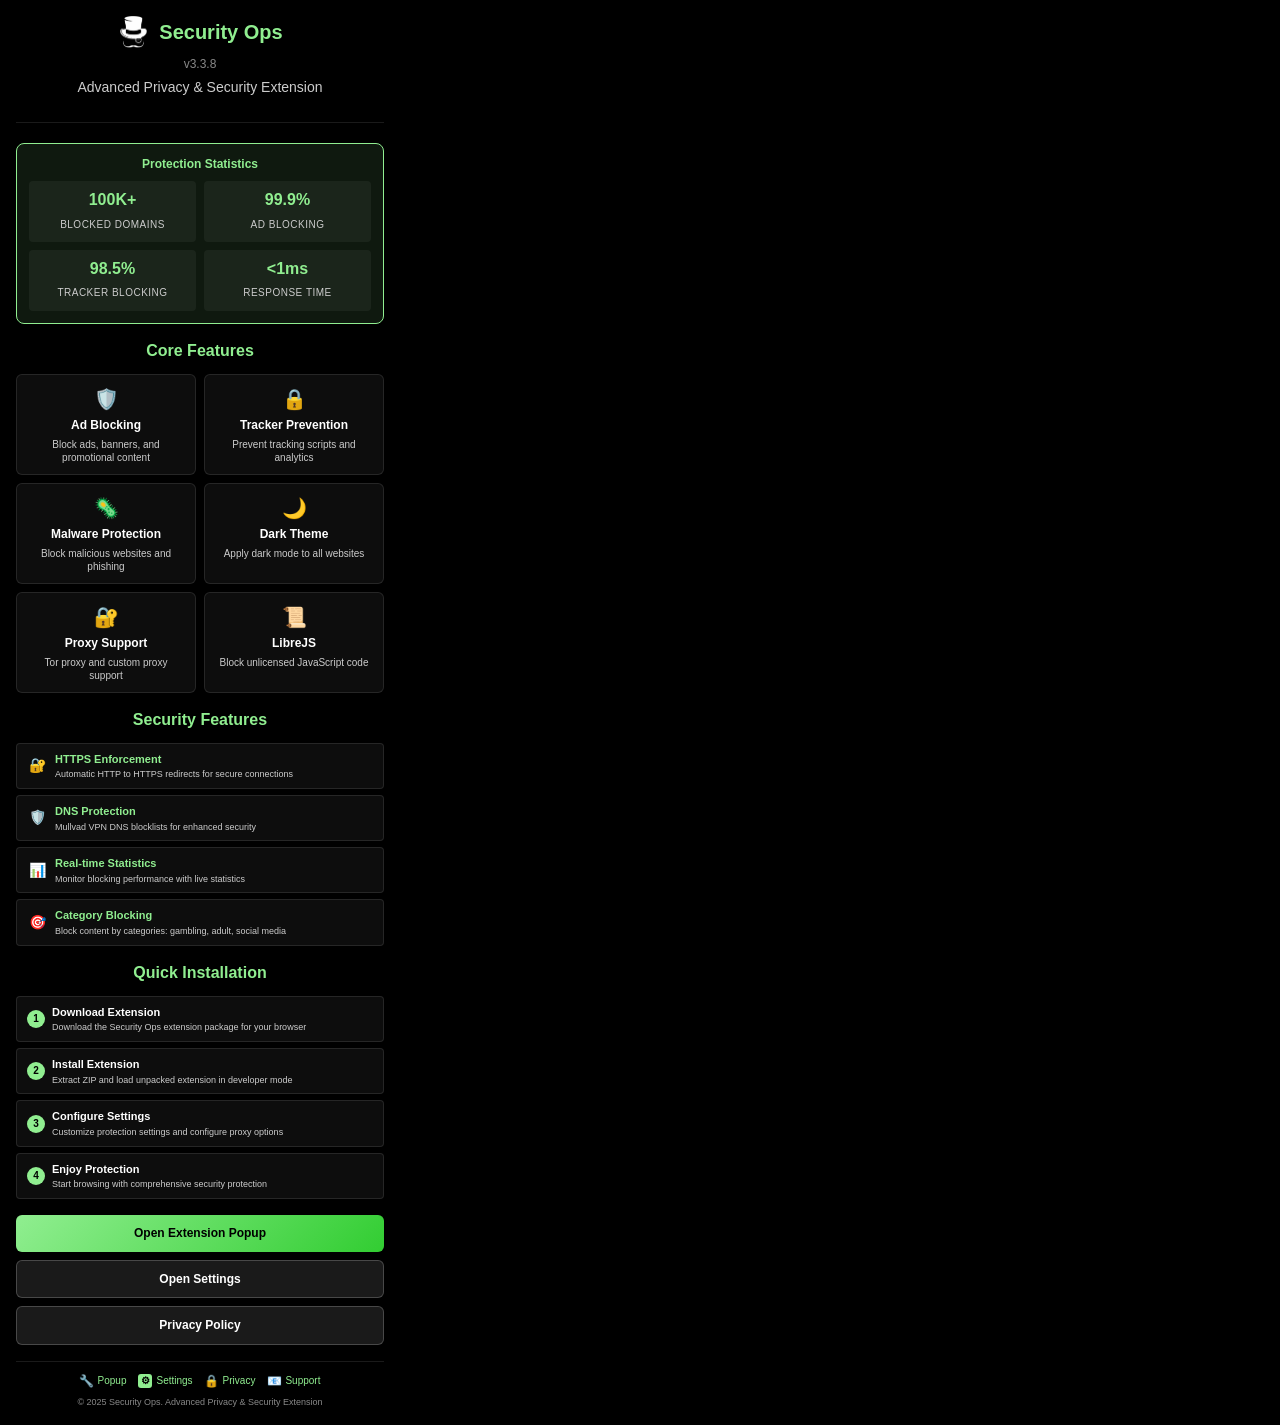
<file: index.html>
<!DOCTYPE html>
<html lang="en">
<head>
    <meta charset="UTF-8">
    <meta name="viewport" content="width=device-width, initial-scale=1.0">
    <title>Security Ops - Advanced Privacy & Security Extension</title>
    <style>
        * {
            margin: 0;
            padding: 0;
            box-sizing: border-box;
        }
        
        body {
            font-family: -apple-system, BlinkMacSystemFont, 'Segoe UI', Roboto, 'Helvetica Neue', Arial, sans-serif;
            background: #000000; /* Full black background */
            color: #ffffff;
            line-height: 1.4;
            width: 400px;
            max-height: 600px;
            overflow-y: auto;
            padding: 0;
        }
        
        .popup-container {
            padding: 16px;
        }
        
        /* Header */
        .header {
            text-align: center;
            margin-bottom: 20px;
            padding-bottom: 15px;
            border-bottom: 1px solid rgba(255, 255, 255, 0.1);
        }
        
        .logo {
            display: flex;
            align-items: center;
            justify-content: center;
            gap: 10px;
            margin-bottom: 8px;
        }
        
        .logo-icon {
            width: 32px;
            height: 32px;
            background: url('sec.svg') no-repeat center;
            background-size: contain;
            border-radius: 6px;
        }
        
        .logo-text {
            font-size: 20px;
            font-weight: bold;
            color: #90EE90;
        }
        
        .version {
            font-size: 12px;
            color: #888;
            margin-bottom: 5px;
        }
        
        .tagline {
            font-size: 14px;
            color: #ccc;
            margin-bottom: 10px;
        }
        
        /* Quick Stats */
        .quick-stats {
            background: rgba(144, 238, 144, 0.1);
            border: 1px solid #90EE90;
            border-radius: 8px;
            padding: 12px;
            margin-bottom: 16px;
            text-align: center;
        }
        
        .stats-grid {
            display: grid;
            grid-template-columns: repeat(2, 1fr);
            gap: 8px;
            margin-top: 8px;
        }
        
        .stat-item {
            background: rgba(255, 255, 255, 0.05);
            padding: 8px;
            border-radius: 4px;
            text-align: center;
        }
        
        .stat-number {
            font-size: 16px;
            font-weight: bold;
            color: #90EE90;
            display: block;
        }
        
        .stat-label {
            font-size: 10px;
            color: #ccc;
            text-transform: uppercase;
            letter-spacing: 0.5px;
        }
        
        /* Features Section */
        .features {
            margin-bottom: 16px;
        }
        
        .section-title {
            font-size: 16px;
            font-weight: bold;
            color: #90EE90;
            margin-bottom: 12px;
            text-align: center;
        }
        
        .features-grid {
            display: grid;
            grid-template-columns: repeat(2, 1fr);
            gap: 8px;
        }
        
        .feature-card {
            background: rgba(255, 255, 255, 0.05);
            border: 1px solid rgba(255, 255, 255, 0.1);
            border-radius: 6px;
            padding: 10px;
            text-align: center;
            transition: all 0.2s;
        }
        
        .feature-card:hover {
            background: rgba(255, 255, 255, 0.08);
            border-color: #90EE90;
            transform: translateY(-1px);
        }
        
        .feature-icon {
            font-size: 20px;
            margin-bottom: 4px;
            display: block;
        }
        
        .feature-title {
            font-size: 12px;
            font-weight: bold;
            color: #fff;
            margin-bottom: 4px;
        }
        
        .feature-description {
            font-size: 10px;
            color: #ccc;
            line-height: 1.3;
        }
        
        /* Security Features */
        .security-features {
            margin-bottom: 16px;
        }
        
        .security-grid {
            display: grid;
            grid-template-columns: 1fr;
            gap: 6px;
        }
        
        .security-item {
            background: rgba(255, 255, 255, 0.05);
            border: 1px solid rgba(255, 255, 255, 0.1);
            border-radius: 4px;
            padding: 8px 10px;
            display: flex;
            align-items: center;
            gap: 8px;
        }
        
        .security-icon {
            font-size: 14px;
            width: 20px;
            text-align: center;
        }
        
        .security-text {
            flex: 1;
        }
        
        .security-title {
            font-size: 11px;
            font-weight: bold;
            color: #90EE90;
            margin-bottom: 2px;
        }
        
        .security-desc {
            font-size: 9px;
            color: #ccc;
            line-height: 1.2;
        }
        
        /* Installation Steps */
        .installation {
            margin-bottom: 16px;
        }
        
        .steps-list {
            list-style: none;
            counter-reset: step-counter;
        }
        
        .step-item {
            counter-increment: step-counter;
            background: rgba(255, 255, 255, 0.05);
            border: 1px solid rgba(255, 255, 255, 0.1);
            border-radius: 4px;
            padding: 8px 10px;
            margin-bottom: 6px;
            position: relative;
            padding-left: 35px;
        }
        
        .step-item::before {
            content: counter(step-counter);
            position: absolute;
            left: 10px;
            top: 50%;
            transform: translateY(-50%);
            width: 18px;
            height: 18px;
            background: #90EE90;
            color: #000;
            border-radius: 50%;
            display: flex;
            align-items: center;
            justify-content: center;
            font-size: 10px;
            font-weight: bold;
        }
        
        .step-title {
            font-size: 11px;
            font-weight: bold;
            color: #fff;
            margin-bottom: 2px;
        }
        
        .step-desc {
            font-size: 9px;
            color: #ccc;
            line-height: 1.2;
        }
        
        /* Action Buttons */
        .action-buttons {
            display: grid;
            grid-template-columns: 1fr;
            gap: 8px;
            margin-bottom: 16px;
        }
        
        .btn {
            padding: 10px 16px;
            border-radius: 6px;
            font-size: 12px;
            font-weight: bold;
            text-decoration: none;
            text-align: center;
            transition: all 0.2s;
            border: none;
            cursor: pointer;
            display: block;
        }
        
        .btn-primary {
            background: linear-gradient(135deg, #90EE90 0%, #32CD32 100%);
            color: #000;
        }
        
        .btn-primary:hover {
            background: linear-gradient(135deg, #32CD32 0%, #90EE90 100%);
            transform: translateY(-1px);
        }
        
        .btn-secondary {
            background: rgba(255, 255, 255, 0.1);
            color: #fff;
            border: 1px solid rgba(255, 255, 255, 0.2);
        }
        
        .btn-secondary:hover {
            background: rgba(255, 255, 255, 0.2);
            border-color: #90EE90;
        }
        
        /* Footer */
        .footer {
            text-align: center;
            padding-top: 12px;
            border-top: 1px solid rgba(255, 255, 255, 0.1);
            margin-top: 16px;
        }
        
        .footer-links {
            display: flex;
            justify-content: center;
            align-items: center;
            gap: 12px;
            margin-bottom: 8px;
        }
        
        .footer-link {
            color: #90EE90;
            text-decoration: none;
            font-size: 10px;
            transition: color 0.2s;
            display: flex;
            align-items: center;
            gap: 4px;
        }
        
        .footer-link:hover {
            color: #fff;
        }
        
        .footer-icon {
            font-size: 12px;
            width: 14px;
            height: 14px;
            display: inline-flex;
            align-items: center;
            justify-content: center;
        }
        
        .settings-icon {
            background: #90EE90;
            color: #000;
            border-radius: 3px;
            font-size: 10px;
            font-weight: bold;
        }
        
        .copyright {
            font-size: 9px;
            color: #888;
        }
        
        /* Scrollbar */
        ::-webkit-scrollbar {
            width: 6px;
        }
        
        ::-webkit-scrollbar-track {
            background: #000000;
        }
        
        ::-webkit-scrollbar-thumb {
            background: #444;
            border-radius: 3px;
        }
        
        ::-webkit-scrollbar-thumb:hover {
            background: #555;
        }
        
        /* Responsive adjustments for very small screens */
        @media (max-width: 350px) {
            body {
                width: 320px;
            }
            
            .features-grid {
                grid-template-columns: 1fr;
            }
            
            .stats-grid {
                grid-template-columns: 1fr;
            }
        }
    </style>
</head>
<body>
    <div class="popup-container">
        <!-- Header -->
        <div class="header">
            <div class="logo">
                <div class="logo-icon"></div>
                <div class="logo-text">Security Ops</div>
            </div>
            <div class="version">v3.3.8</div>
            <div class="tagline">Advanced Privacy & Security Extension</div>
        </div>

        <!-- Quick Stats -->
        <div class="quick-stats">
            <div style="font-size: 12px; font-weight: bold; color: #90EE90; margin-bottom: 4px;">Protection Statistics</div>
            <div class="stats-grid">
                <div class="stat-item">
                    <span class="stat-number">100K+</span>
                    <span class="stat-label">Blocked Domains</span>
                </div>
                <div class="stat-item">
                    <span class="stat-number">99.9%</span>
                    <span class="stat-label">Ad Blocking</span>
                </div>
                <div class="stat-item">
                    <span class="stat-number">98.5%</span>
                    <span class="stat-label">Tracker Blocking</span>
                </div>
                <div class="stat-item">
                    <span class="stat-number">&lt;1ms</span>
                    <span class="stat-label">Response Time</span>
                </div>
            </div>
        </div>

        <!-- Core Features -->
        <div class="features">
            <div class="section-title">Core Features</div>
            <div class="features-grid">
                <div class="feature-card">
                    <div class="feature-icon">🛡️</div>
                    <div class="feature-title">Ad Blocking</div>
                    <div class="feature-description">Block ads, banners, and promotional content</div>
                </div>
                <div class="feature-card">
                    <div class="feature-icon">🔒</div>
                    <div class="feature-title">Tracker Prevention</div>
                    <div class="feature-description">Prevent tracking scripts and analytics</div>
                </div>
                <div class="feature-card">
                    <div class="feature-icon">🦠</div>
                    <div class="feature-title">Malware Protection</div>
                    <div class="feature-description">Block malicious websites and phishing</div>
                </div>
                <div class="feature-card">
                    <div class="feature-icon">🌙</div>
                    <div class="feature-title">Dark Theme</div>
                    <div class="feature-description">Apply dark mode to all websites</div>
                </div>
                <div class="feature-card">
                    <div class="feature-icon">🔐</div>
                    <div class="feature-title">Proxy Support</div>
                    <div class="feature-description">Tor proxy and custom proxy support</div>
                </div>
                <div class="feature-card">
                    <div class="feature-icon">📜</div>
                    <div class="feature-title">LibreJS</div>
                    <div class="feature-description">Block unlicensed JavaScript code</div>
                </div>
            </div>
        </div>

        <!-- Security Features -->
        <div class="security-features">
            <div class="section-title">Security Features</div>
            <div class="security-grid">
                <div class="security-item">
                    <div class="security-icon">🔐</div>
                    <div class="security-text">
                        <div class="security-title">HTTPS Enforcement</div>
                        <div class="security-desc">Automatic HTTP to HTTPS redirects for secure connections</div>
                    </div>
                </div>
                <div class="security-item">
                    <div class="security-icon">🛡️</div>
                    <div class="security-text">
                        <div class="security-title">DNS Protection</div>
                        <div class="security-desc">Mullvad VPN DNS blocklists for enhanced security</div>
                    </div>
                </div>
                <div class="security-item">
                    <div class="security-icon">📊</div>
                    <div class="security-text">
                        <div class="security-title">Real-time Statistics</div>
                        <div class="security-desc">Monitor blocking performance with live statistics</div>
                    </div>
                </div>
                <div class="security-item">
                    <div class="security-icon">🎯</div>
                    <div class="security-text">
                        <div class="security-title">Category Blocking</div>
                        <div class="security-desc">Block content by categories: gambling, adult, social media</div>
                    </div>
                </div>
            </div>
        </div>

        <!-- Installation Steps -->
        <div class="installation">
            <div class="section-title">Quick Installation</div>
            <ol class="steps-list">
                <li class="step-item">
                    <div class="step-title">Download Extension</div>
                    <div class="step-desc">Download the Security Ops extension package for your browser</div>
                </li>
                <li class="step-item">
                    <div class="step-title">Install Extension</div>
                    <div class="step-desc">Extract ZIP and load unpacked extension in developer mode</div>
                </li>
                <li class="step-item">
                    <div class="step-title">Configure Settings</div>
                    <div class="step-desc">Customize protection settings and configure proxy options</div>
                </li>
                <li class="step-item">
                    <div class="step-title">Enjoy Protection</div>
                    <div class="step-desc">Start browsing with comprehensive security protection</div>
                </li>
            </ol>
        </div>

        <!-- Action Buttons -->
        <div class="action-buttons">
            <a href="stable-popup.html" class="btn btn-primary">Open Extension Popup</a>
            <a href="stable-options.html" class="btn btn-secondary">Open Settings</a>
            <a href="privacy-policy.html" class="btn btn-secondary">Privacy Policy</a>
        </div>

        <!-- Footer -->
        <div class="footer">
            <div class="footer-links">
                <a href="stable-popup.html" class="footer-link">
                    <span class="footer-icon">🔧</span>
                    <span>Popup</span>
                </a>
                <a href="stable-options.html" class="footer-link">
                    <span class="footer-icon settings-icon">⚙</span>
                    <span>Settings</span>
                </a>
                <a href="privacy-policy.html" class="footer-link">
                    <span class="footer-icon">🔒</span>
                    <span>Privacy</span>
                </a>
                <a href="mailto:sac@securityops.co" class="footer-link">
                    <span class="footer-icon">📧</span>
                    <span>Support</span>
                </a>
            </div>
            <div class="copyright">© 2025 Security Ops. Advanced Privacy & Security Extension</div>
        </div>
    </div>
</body>
</html>
</file>
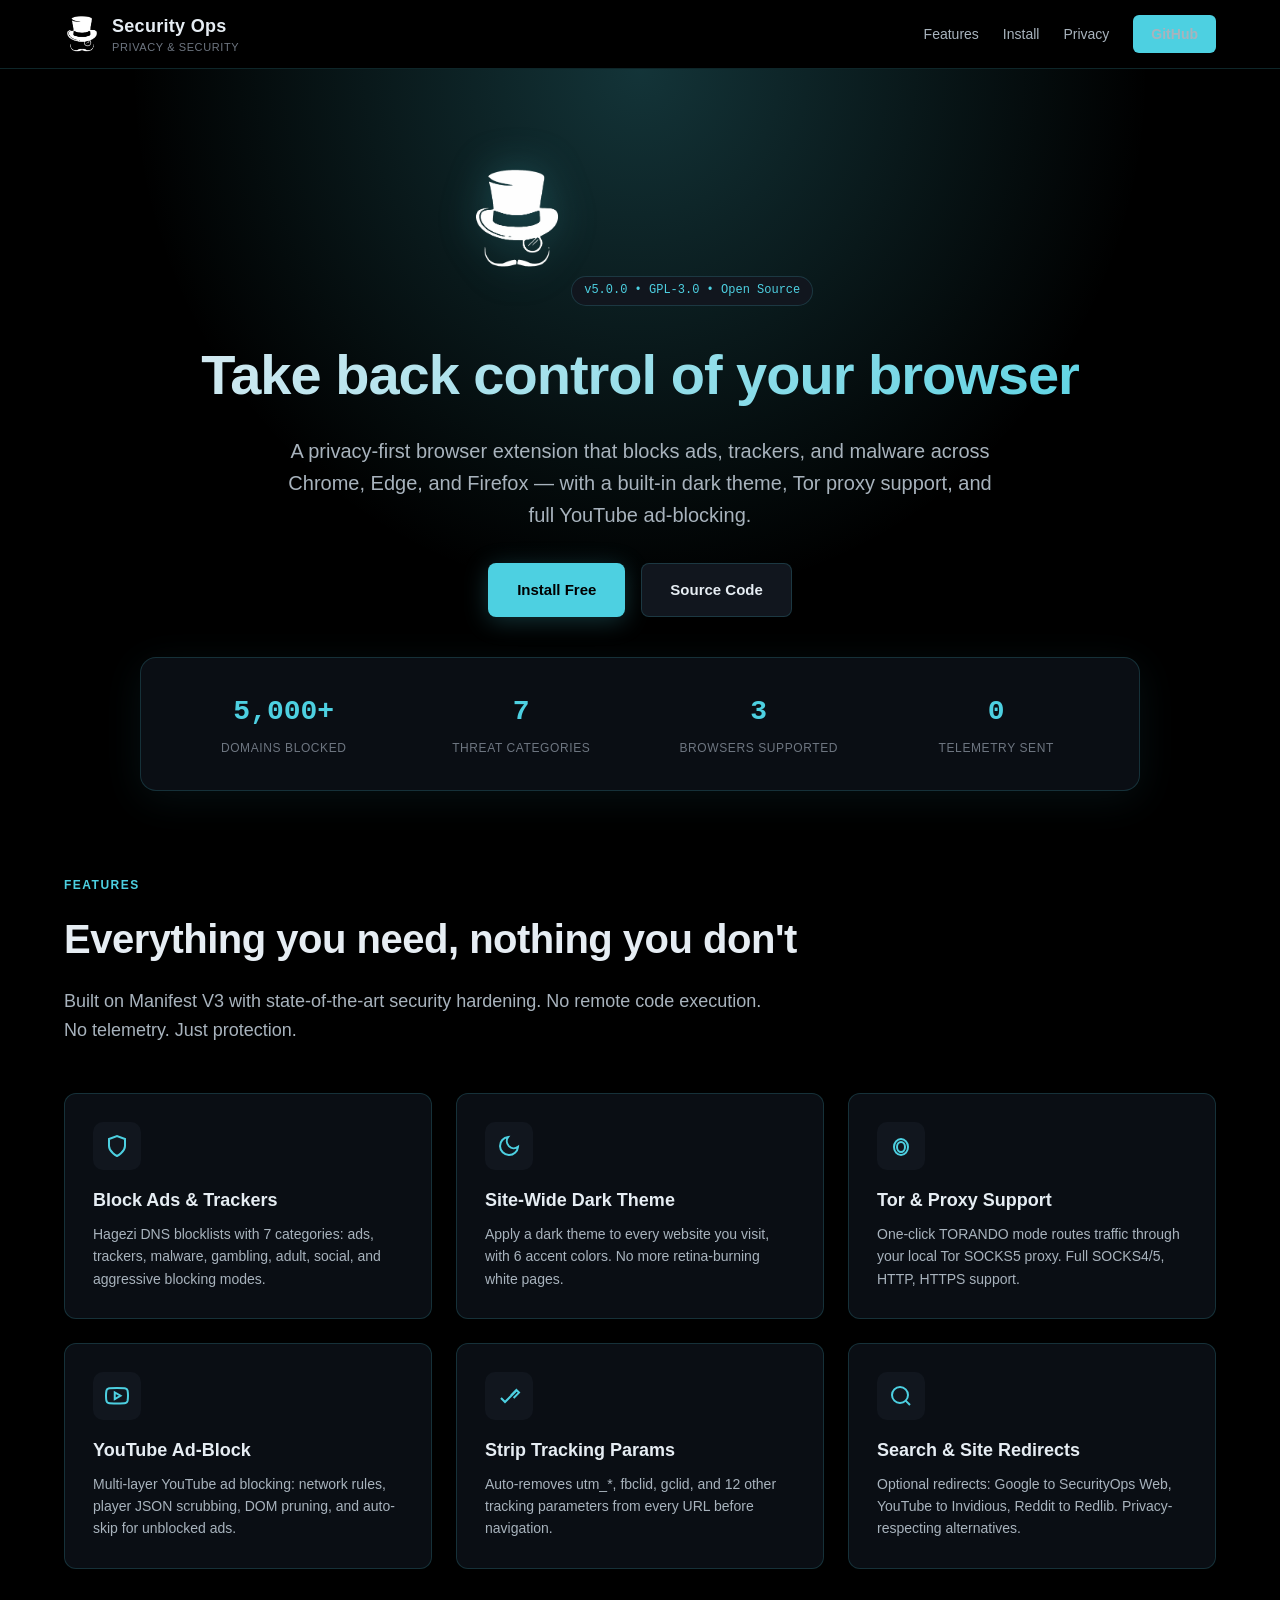
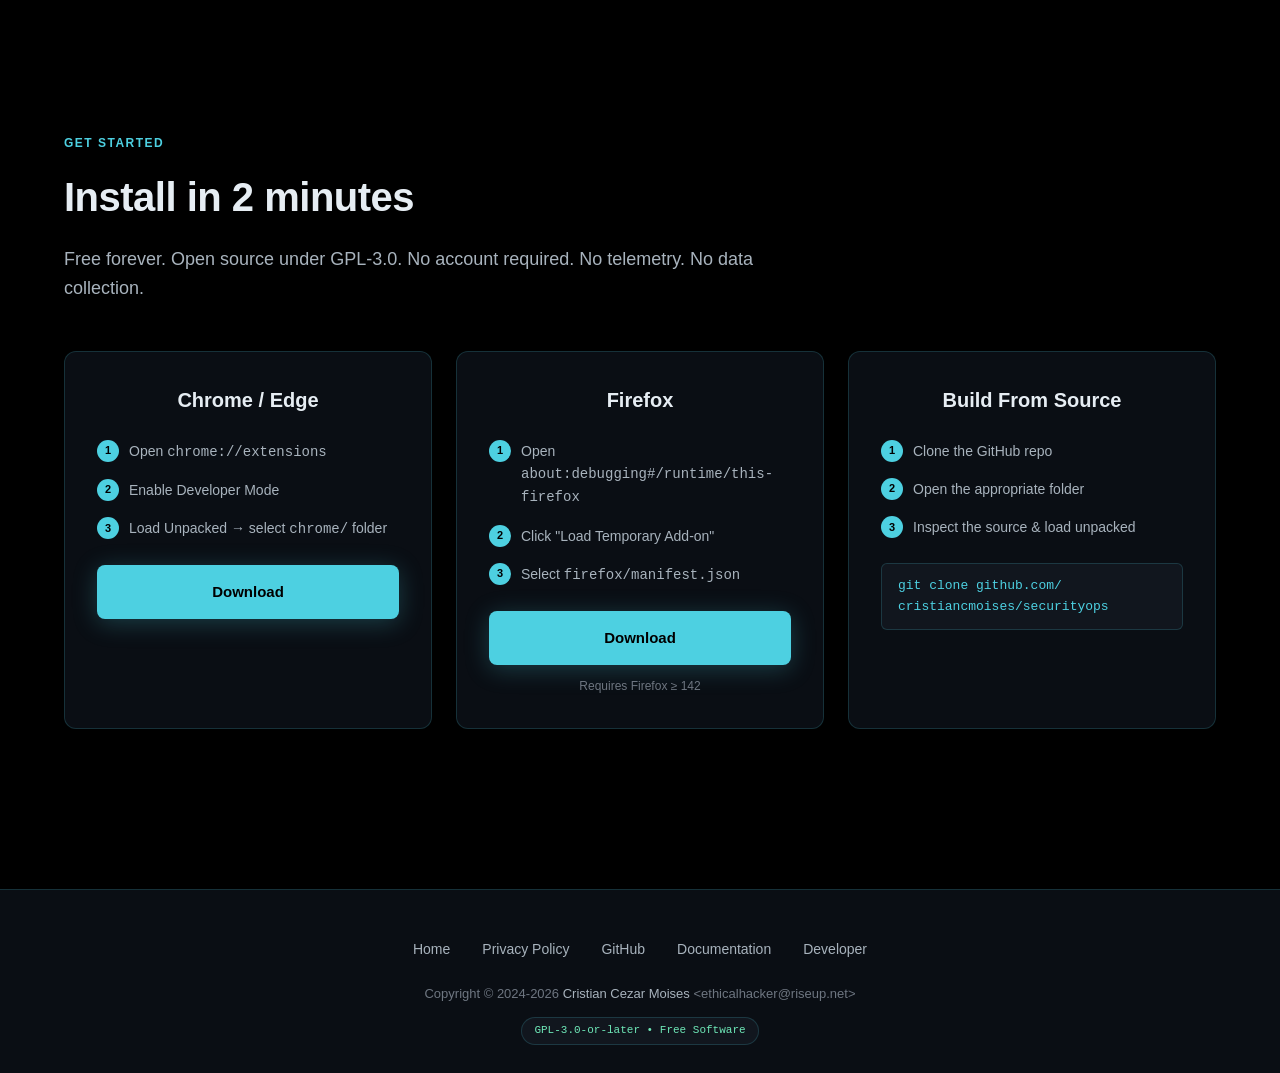
<file: src/index.html>
<!DOCTYPE html>
<!--
  Security Ops — Privacy-focused browser extension
  Copyright (C) 2024-2026 Cristian Cezar Moises <ethicalhacker@riseup.net>
  SPDX-License-Identifier: GPL-3.0-or-later
-->
<html lang="en">
<head>
  <meta charset="UTF-8">
  <meta name="viewport" content="width=device-width, initial-scale=1.0">
  <title>Security Ops — Privacy-First Browser Extension</title>
  <meta name="description" content="Open-source browser extension blocking ads, trackers, malware. Site-wide dark theme. Tor proxy. GPL-3.0.">
  <style>
    :root {
      --bg-0: #000000;
      --bg-1: #0a0e14;
      --bg-2: #11161e;
      --border: rgba(77, 208, 225, 0.18);
      --accent: #4dd0e1;
      --accent-dim: #2dd4bf;
      --accent-glow: rgba(77, 208, 225, 0.25);
      --text-1: #e6edf3;
      --text-2: #a8b3bd;
      --text-3: #6e7681;
      --danger: #f87171;
      --success: #6ee7b7;
    }
    * { margin: 0; padding: 0; box-sizing: border-box; }
    html { scroll-behavior: smooth; }
    body {
      font-family: -apple-system, BlinkMacSystemFont, 'Segoe UI', Roboto, 'Helvetica Neue', Arial, sans-serif;
      background: var(--bg-0);
      color: var(--text-1);
      line-height: 1.6;
      overflow-x: hidden;
    }

    /* ===== NAVBAR ===== */
    nav {
      position: sticky; top: 0; z-index: 100;
      background: rgba(0, 0, 0, 0.85);
      backdrop-filter: blur(12px);
      border-bottom: 1px solid var(--border);
      padding: 12px 0;
    }
    .nav-container {
      max-width: 1200px; margin: 0 auto; padding: 0 24px;
      display: flex; align-items: center; justify-content: space-between;
    }
    .nav-brand {
      display: flex; align-items: center; gap: 12px;
      text-decoration: none; color: var(--text-1);
    }
    .nav-logo { width: 36px; height: 36px; border-radius: 8px; }
    .nav-title { font-size: 18px; font-weight: 700; letter-spacing: 0.3px; }
    .nav-tagline { font-size: 11px; color: var(--text-3); text-transform: uppercase; letter-spacing: 0.6px; margin-top: -2px; }
    .nav-links { display: flex; align-items: center; gap: 24px; }
    .nav-links a {
      color: var(--text-2); text-decoration: none; font-size: 14px;
      transition: color 0.2s;
    }
    .nav-links a:hover { color: var(--accent); }
    .nav-cta {
      background: var(--accent);
      color: var(--bg-0); padding: 8px 18px; border-radius: 6px;
      font-weight: 600; transition: all 0.2s;
    }
    .nav-cta:hover { background: var(--accent-dim); transform: translateY(-1px); color: var(--bg-0); }

    /* ===== HERO ===== */
    .hero {
      padding: 100px 24px 80px;
      text-align: center;
      background: radial-gradient(ellipse at top, var(--accent-glow) 0%, transparent 60%);
      position: relative;
    }
    .hero-logo {
      width: 100px; height: 100px;
      margin-bottom: 24px;
      filter: drop-shadow(0 0 20px var(--accent-glow));
    }
    .hero h1 {
      font-size: clamp(36px, 6vw, 56px);
      font-weight: 800;
      letter-spacing: -1px;
      margin-bottom: 16px;
      background: linear-gradient(135deg, var(--text-1), var(--accent));
      -webkit-background-clip: text;
      -webkit-text-fill-color: transparent;
      background-clip: text;
    }
    .hero-subtitle {
      font-size: 20px;
      color: var(--text-2);
      max-width: 720px;
      margin: 0 auto 32px;
    }
    .hero-version {
      display: inline-block;
      font-family: ui-monospace, 'SF Mono', monospace;
      font-size: 12px; color: var(--accent);
      padding: 4px 12px; border-radius: 100px;
      background: var(--bg-2); border: 1px solid var(--border);
      margin-bottom: 24px;
    }
    .hero-cta-row {
      display: flex; gap: 16px; justify-content: center; flex-wrap: wrap;
      margin-top: 32px;
    }
    .btn {
      display: inline-flex; align-items: center; gap: 8px;
      padding: 14px 28px; border-radius: 8px;
      font-size: 15px; font-weight: 600;
      text-decoration: none;
      transition: all 0.2s;
      border: 1px solid transparent;
    }
    .btn-primary {
      background: var(--accent); color: var(--bg-0);
      box-shadow: 0 4px 24px var(--accent-glow);
    }
    .btn-primary:hover { background: var(--accent-dim); transform: translateY(-2px); }
    .btn-secondary {
      background: var(--bg-2); color: var(--text-1);
      border-color: var(--border);
    }
    .btn-secondary:hover { background: var(--bg-1); border-color: var(--accent); }

    /* ===== STATS BAR ===== */
    .stats-bar {
      max-width: 1000px; margin: -40px auto 0;
      background: var(--bg-1); border: 1px solid var(--border);
      border-radius: 16px;
      display: grid; grid-template-columns: repeat(4, 1fr);
      padding: 24px;
      box-shadow: 0 8px 40px rgba(77, 208, 225, 0.08);
    }
    .stat { text-align: center; padding: 8px; }
    .stat-num {
      font-size: 28px; font-weight: 800; color: var(--accent);
      font-family: ui-monospace, 'SF Mono', monospace;
    }
    .stat-label {
      font-size: 12px; color: var(--text-3);
      text-transform: uppercase; letter-spacing: 0.6px;
      margin-top: 4px;
    }
    @media (max-width: 600px) {
      .stats-bar { grid-template-columns: repeat(2, 1fr); gap: 16px; }
    }

    /* ===== SECTIONS ===== */
    section {
      padding: 80px 24px;
      max-width: 1200px;
      margin: 0 auto;
    }
    .section-eyebrow {
      display: inline-block;
      font-size: 12px; font-weight: 700;
      color: var(--accent); text-transform: uppercase;
      letter-spacing: 1.5px; margin-bottom: 12px;
    }
    .section-title {
      font-size: clamp(28px, 4vw, 40px);
      font-weight: 800; letter-spacing: -0.5px;
      margin-bottom: 16px;
    }
    .section-lead {
      font-size: 18px; color: var(--text-2);
      max-width: 720px; margin-bottom: 48px;
    }

    /* ===== FEATURES GRID ===== */
    .features {
      display: grid;
      grid-template-columns: repeat(auto-fit, minmax(280px, 1fr));
      gap: 24px;
    }
    .feature {
      background: var(--bg-1); border: 1px solid var(--border);
      border-radius: 12px; padding: 28px;
      transition: all 0.2s;
    }
    .feature:hover {
      border-color: var(--accent);
      transform: translateY(-4px);
      box-shadow: 0 8px 32px var(--accent-glow);
    }
    .feature-icon {
      width: 48px; height: 48px;
      background: var(--bg-2);
      border-radius: 10px;
      display: grid; place-items: center;
      margin-bottom: 16px;
      color: var(--accent);
    }
    .feature-icon svg { width: 24px; height: 24px; stroke: currentColor; fill: none; stroke-width: 2; }
    .feature h3 { font-size: 18px; margin-bottom: 8px; }
    .feature p { color: var(--text-2); font-size: 14px; }

    /* ===== INSTALL ===== */
    .install-grid {
      display: grid;
      grid-template-columns: repeat(auto-fit, minmax(280px, 1fr));
      gap: 24px;
    }
    .install-card {
      background: var(--bg-1); border: 1px solid var(--border);
      border-radius: 12px; padding: 32px;
      text-align: center;
    }
    .install-card h3 {
      font-size: 20px; margin-bottom: 12px;
      display: flex; align-items: center; justify-content: center; gap: 10px;
    }
    .install-steps {
      text-align: left;
      list-style: none;
      counter-reset: step;
      margin: 16px 0;
    }
    .install-steps li {
      counter-increment: step;
      padding: 8px 0 8px 32px;
      position: relative;
      color: var(--text-2);
      font-size: 14px;
    }
    .install-steps li::before {
      content: counter(step);
      position: absolute; left: 0; top: 8px;
      width: 22px; height: 22px;
      background: var(--accent); color: var(--bg-0);
      border-radius: 50%;
      display: grid; place-items: center;
      font-size: 11px; font-weight: 700;
    }

    /* ===== CODE BLOCK ===== */
    .code-block {
      background: var(--bg-2); border: 1px solid var(--border);
      border-radius: 6px; padding: 12px 16px;
      font-family: ui-monospace, 'SF Mono', monospace;
      font-size: 13px; color: var(--accent);
      text-align: left; margin-top: 16px;
      overflow-x: auto;
    }

    /* ===== FOOTER ===== */
    footer {
      border-top: 1px solid var(--border);
      padding: 48px 24px 32px;
      margin-top: 80px;
      text-align: center;
      background: var(--bg-1);
    }
    .footer-links {
      display: flex; justify-content: center; gap: 32px;
      margin-bottom: 24px; flex-wrap: wrap;
    }
    .footer-links a {
      color: var(--text-2); text-decoration: none; font-size: 14px;
      transition: color 0.2s;
    }
    .footer-links a:hover { color: var(--accent); }
    .footer-copy {
      color: var(--text-3); font-size: 13px;
      margin-top: 8px;
    }
    .footer-copy a { color: var(--text-2); text-decoration: none; }
    .footer-copy a:hover { color: var(--accent); }
    .footer-license {
      display: inline-block;
      margin-top: 12px;
      padding: 4px 12px;
      background: var(--bg-2); border: 1px solid var(--border);
      border-radius: 100px;
      font-family: ui-monospace, monospace;
      font-size: 11px; color: var(--success);
    }
  </style>
</head>
<body>

  <nav>
    <div class="nav-container">
      <a href="#top" class="nav-brand">
        <img src="sec.svg" class="nav-logo" alt="Security Ops">
        <div>
          <div class="nav-title">Security Ops</div>
          <div class="nav-tagline">Privacy &amp; Security</div>
        </div>
      </a>
      <div class="nav-links">
        <a href="#features">Features</a>
        <a href="#install">Install</a>
        <a href="privacy-policy.html">Privacy</a>
        <a href="https://github.com/cristiancmoises/securityops" target="_blank" rel="noopener" class="nav-cta">GitHub</a>
      </div>
    </div>
  </nav>

  <section class="hero" id="top">
    <img src="sec.svg" class="hero-logo" alt="Security Ops Logo">
    <div class="hero-version">v5.0.0 • GPL-3.0 • Open Source</div>
    <h1>Take back control of your browser</h1>
    <p class="hero-subtitle">
      A privacy-first browser extension that blocks ads, trackers, and malware
      across Chrome, Edge, and Firefox — with a built-in dark theme,
      Tor proxy support, and full YouTube ad-blocking.
    </p>
    <div class="hero-cta-row">
      <a href="#install" class="btn btn-primary">Install Free</a>
      <a href="https://github.com/cristiancmoises/securityops" target="_blank" rel="noopener" class="btn btn-secondary">Source Code</a>
    </div>
  </section>

  <div class="stats-bar">
    <div class="stat">
      <div class="stat-num">5,000+</div>
      <div class="stat-label">Domains Blocked</div>
    </div>
    <div class="stat">
      <div class="stat-num">7</div>
      <div class="stat-label">Threat Categories</div>
    </div>
    <div class="stat">
      <div class="stat-num">3</div>
      <div class="stat-label">Browsers Supported</div>
    </div>
    <div class="stat">
      <div class="stat-num">0</div>
      <div class="stat-label">Telemetry Sent</div>
    </div>
  </div>

  <section id="features">
    <div class="section-eyebrow">Features</div>
    <h2 class="section-title">Everything you need, nothing you don't</h2>
    <p class="section-lead">
      Built on Manifest V3 with state-of-the-art security hardening.
      No remote code execution. No telemetry. Just protection.
    </p>

    <div class="features">
      <div class="feature">
        <div class="feature-icon"><svg viewBox="0 0 24 24"><path d="M12 22s8-4 8-10V5l-8-3-8 3v7c0 6 8 10 8 10z"/></svg></div>
        <h3>Block Ads &amp; Trackers</h3>
        <p>Hagezi DNS blocklists with 7 categories: ads, trackers, malware, gambling, adult, social, and aggressive blocking modes.</p>
      </div>
      <div class="feature">
        <div class="feature-icon"><svg viewBox="0 0 24 24"><path d="M21 12.79A9 9 0 1 1 11.21 3 7 7 0 0 0 21 12.79z"/></svg></div>
        <h3>Site-Wide Dark Theme</h3>
        <p>Apply a dark theme to every website you visit, with 6 accent colors. No more retina-burning white pages.</p>
      </div>
      <div class="feature">
        <div class="feature-icon"><svg viewBox="0 0 24 24"><ellipse cx="12" cy="13" rx="7" ry="8"/><ellipse cx="12" cy="13" rx="4" ry="5"/></svg></div>
        <h3>Tor &amp; Proxy Support</h3>
        <p>One-click TORANDO mode routes traffic through your local Tor SOCKS5 proxy. Full SOCKS4/5, HTTP, HTTPS support.</p>
      </div>
      <div class="feature">
        <div class="feature-icon"><svg viewBox="0 0 24 24"><path d="M22.54 6.42a2.78 2.78 0 0 0-1.94-2C18.88 4 12 4 12 4s-6.88 0-8.6.46a2.78 2.78 0 0 0-1.94 2A29 29 0 0 0 1 11.75a29 29 0 0 0 .46 5.33A2.78 2.78 0 0 0 3.4 19c1.72.46 8.6.46 8.6.46s6.88 0 8.6-.46a2.78 2.78 0 0 0 1.94-2 29 29 0 0 0 .46-5.25 29 29 0 0 0-.46-5.33z"/><polygon points="9.75 15.02 15.5 11.75 9.75 8.48 9.75 15.02"/></svg></div>
        <h3>YouTube Ad-Block</h3>
        <p>Multi-layer YouTube ad blocking: network rules, player JSON scrubbing, DOM pruning, and auto-skip for unblocked ads.</p>
      </div>
      <div class="feature">
        <div class="feature-icon"><svg viewBox="0 0 24 24"><path d="M19.4 6.6L8 18l-4-4"/><path d="M14 11.4L19.4 6 22 8.6 16.6 14"/></svg></div>
        <h3>Strip Tracking Params</h3>
        <p>Auto-removes utm_*, fbclid, gclid, and 12 other tracking parameters from every URL before navigation.</p>
      </div>
      <div class="feature">
        <div class="feature-icon"><svg viewBox="0 0 24 24"><circle cx="11" cy="11" r="8"/><line x1="21" y1="21" x2="16.65" y2="16.65"/></svg></div>
        <h3>Search &amp; Site Redirects</h3>
        <p>Optional redirects: Google to SecurityOps Web, YouTube to Invidious, Reddit to Redlib. Privacy-respecting alternatives.</p>
      </div>
    </div>
  </section>

  <section id="install">
    <div class="section-eyebrow">Get Started</div>
    <h2 class="section-title">Install in 2 minutes</h2>
    <p class="section-lead">
      Free forever. Open source under GPL-3.0. No account required.
      No telemetry. No data collection.
    </p>

    <div class="install-grid">
      <div class="install-card">
        <h3>Chrome / Edge</h3>
        <ol class="install-steps">
          <li>Open <code>chrome://extensions</code></li>
          <li>Enable Developer Mode</li>
          <li>Load Unpacked → select <code>chrome/</code> folder</li>
        </ol>
        <a href="https://github.com/cristiancmoises/securityops/releases" target="_blank" rel="noopener" class="btn btn-primary" style="width:100%;justify-content:center;">Download</a>
      </div>
      <div class="install-card">
        <h3>Firefox</h3>
        <ol class="install-steps">
          <li>Open <code>about:debugging#/runtime/this-firefox</code></li>
          <li>Click "Load Temporary Add-on"</li>
          <li>Select <code>firefox/manifest.json</code></li>
        </ol>
        <a href="https://github.com/cristiancmoises/securityops/releases" target="_blank" rel="noopener" class="btn btn-primary" style="width:100%;justify-content:center;">Download</a>
        <p style="font-size:12px;color:var(--text-3);margin-top:12px;">Requires Firefox ≥ 142</p>
      </div>
      <div class="install-card">
        <h3>Build From Source</h3>
        <ol class="install-steps">
          <li>Clone the GitHub repo</li>
          <li>Open the appropriate folder</li>
          <li>Inspect the source &amp; load unpacked</li>
        </ol>
        <div class="code-block">git clone github.com/<br>cristiancmoises/securityops</div>
      </div>
    </div>
  </section>

  <footer>
    <div class="footer-links">
      <a href="index.html">Home</a>
      <a href="privacy-policy.html">Privacy Policy</a>
      <a href="https://github.com/cristiancmoises/securityops" target="_blank" rel="noopener">GitHub</a>
      <a href="https://wiki.securityops.co" target="_blank" rel="noopener">Documentation</a>
      <a href="https://linkedin.com/in/cristiancezarmoises/" target="_blank" rel="noopener">Developer</a>
    </div>
    <div class="footer-copy">
      Copyright © 2024-2026
      <a href="https://linkedin.com/in/cristiancezarmoises/" target="_blank" rel="noopener">Cristian Cezar Moises</a>
      &lt;ethicalhacker@riseup.net&gt;
    </div>
    <div class="footer-license">GPL-3.0-or-later • Free Software</div>
  </footer>

</body>
</html>
</file>
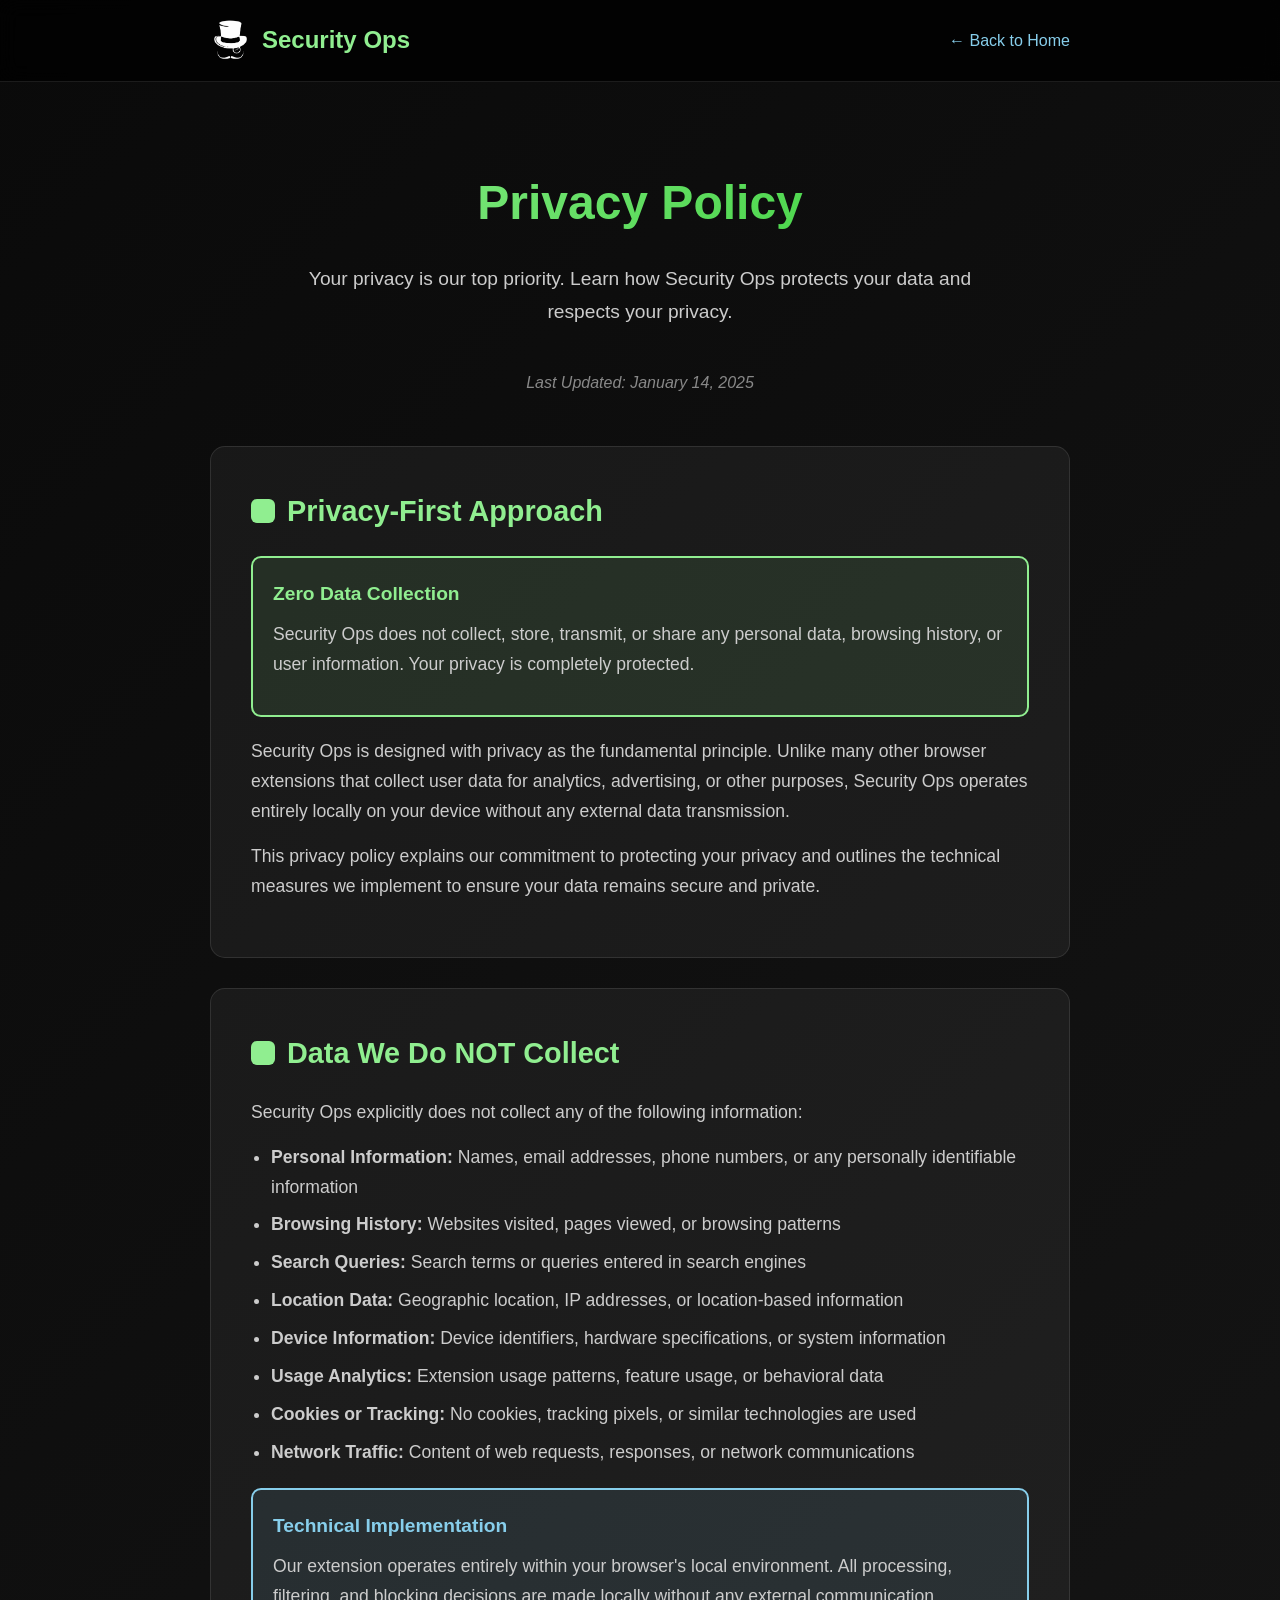
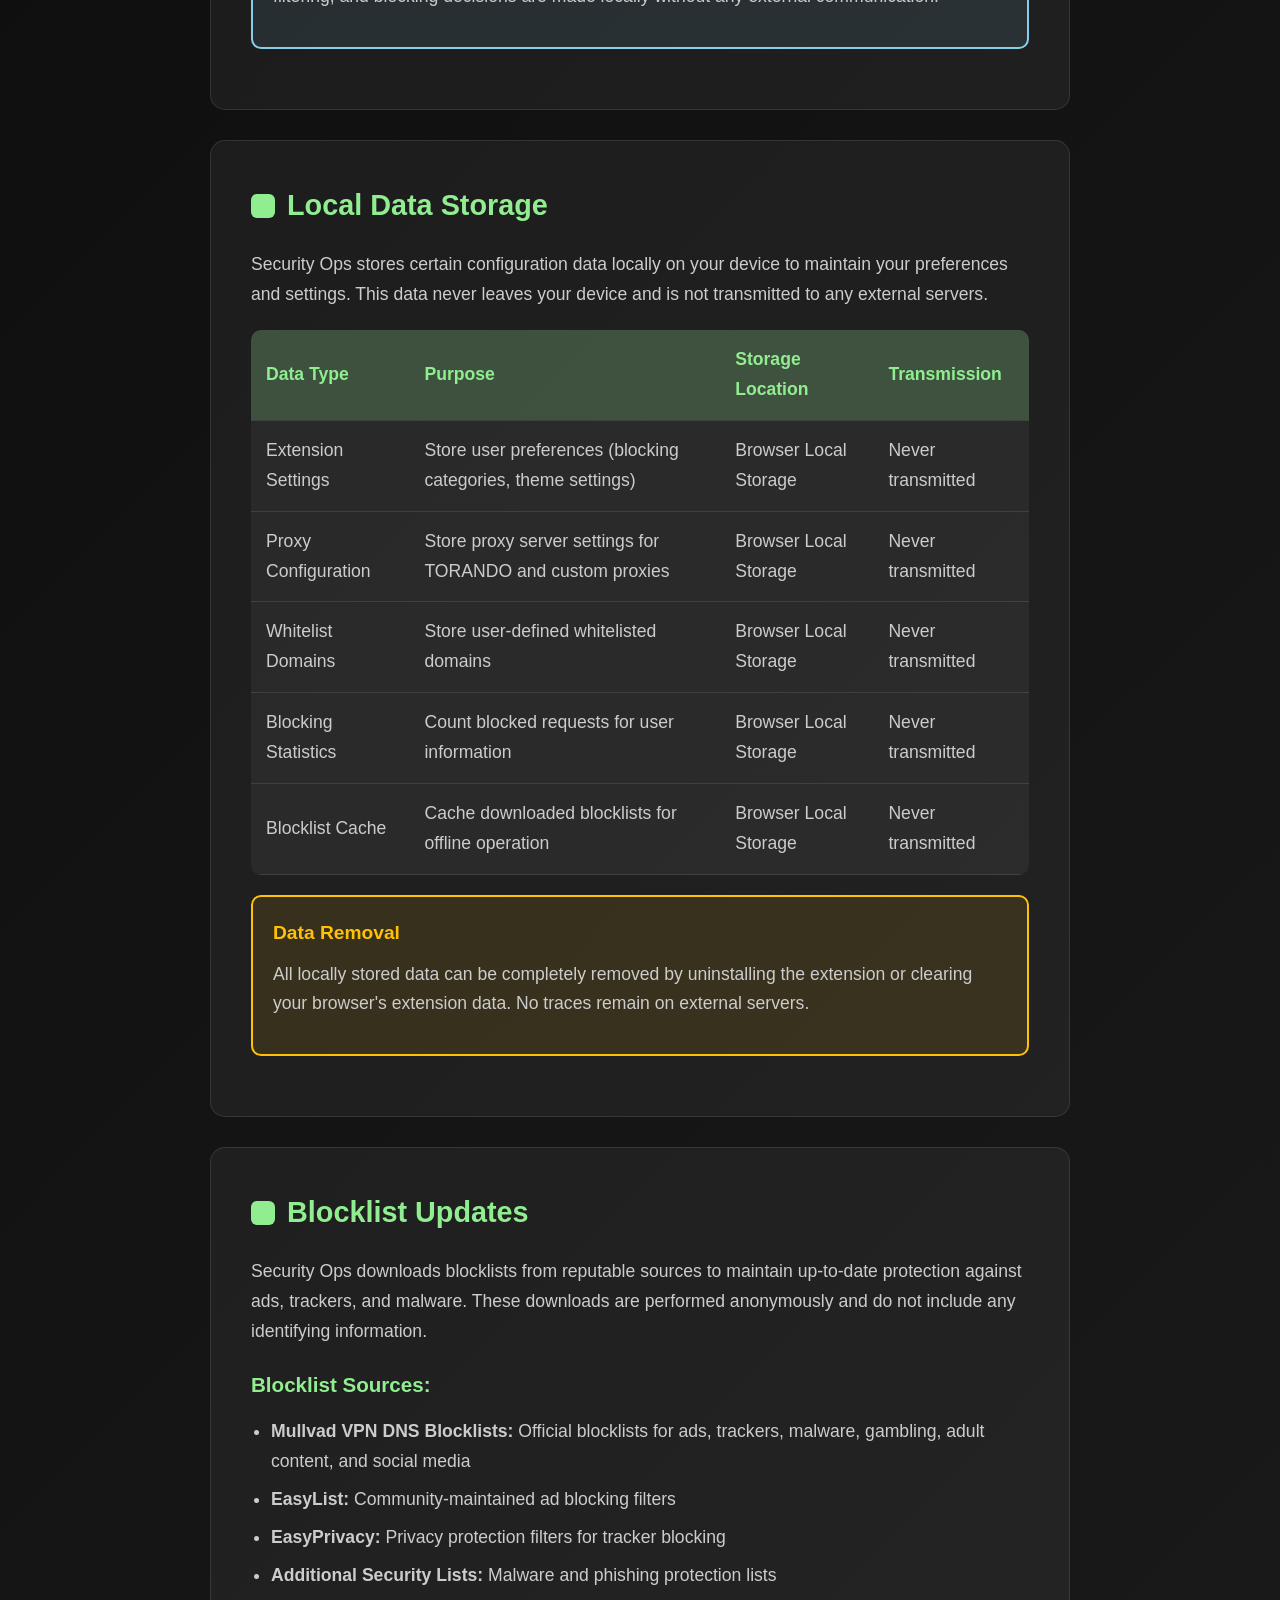
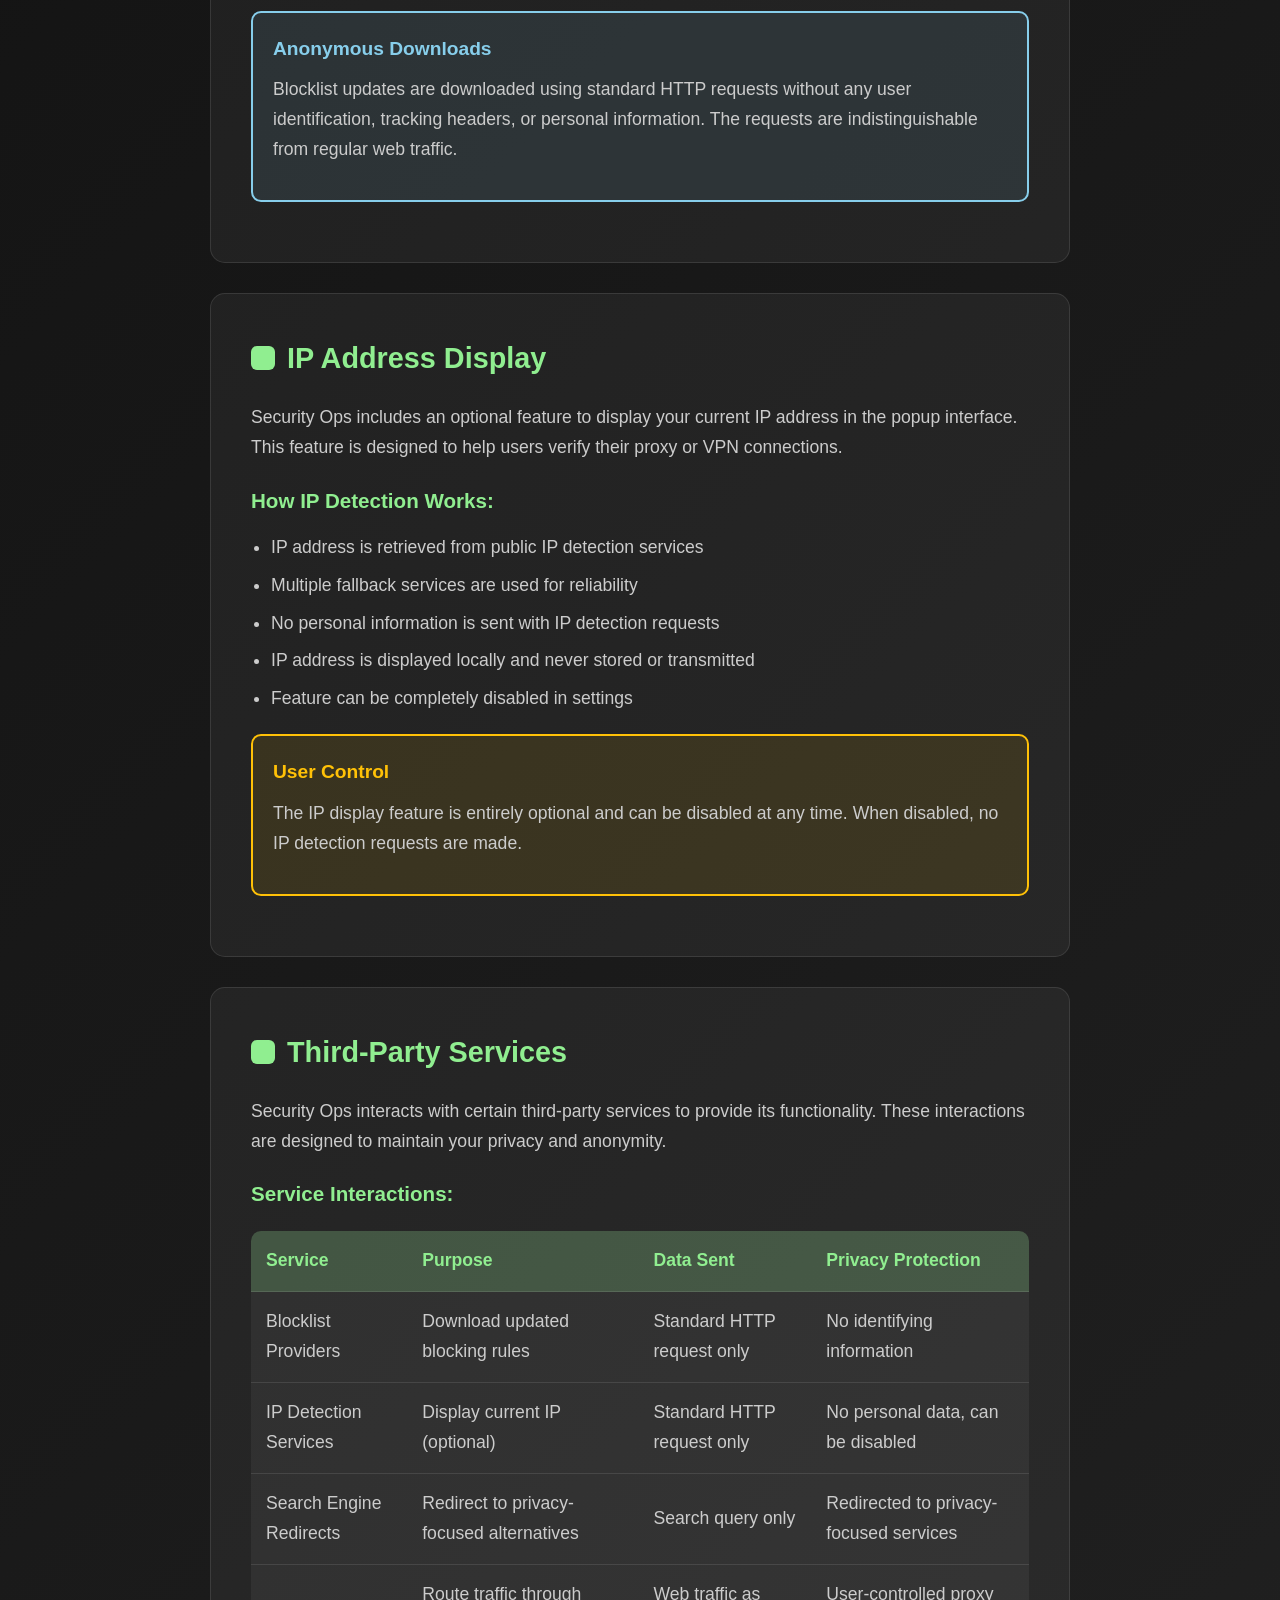
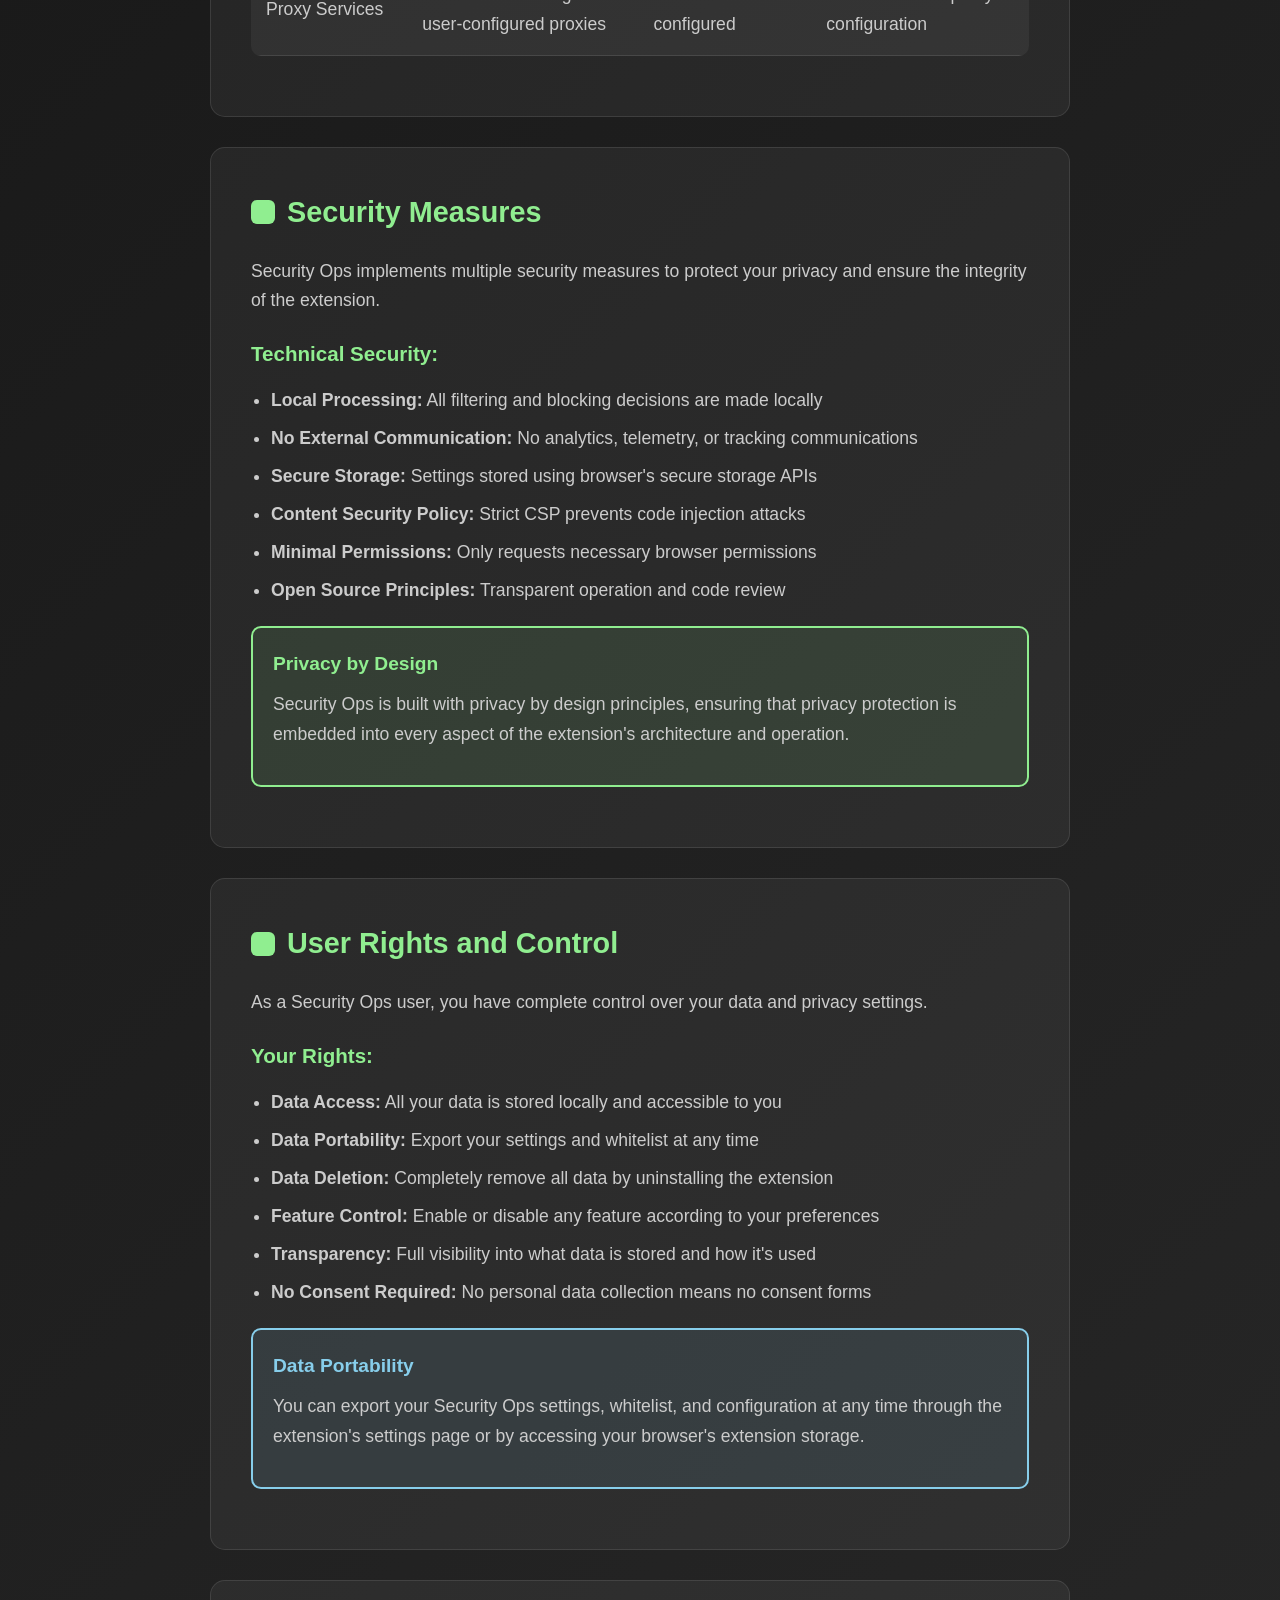
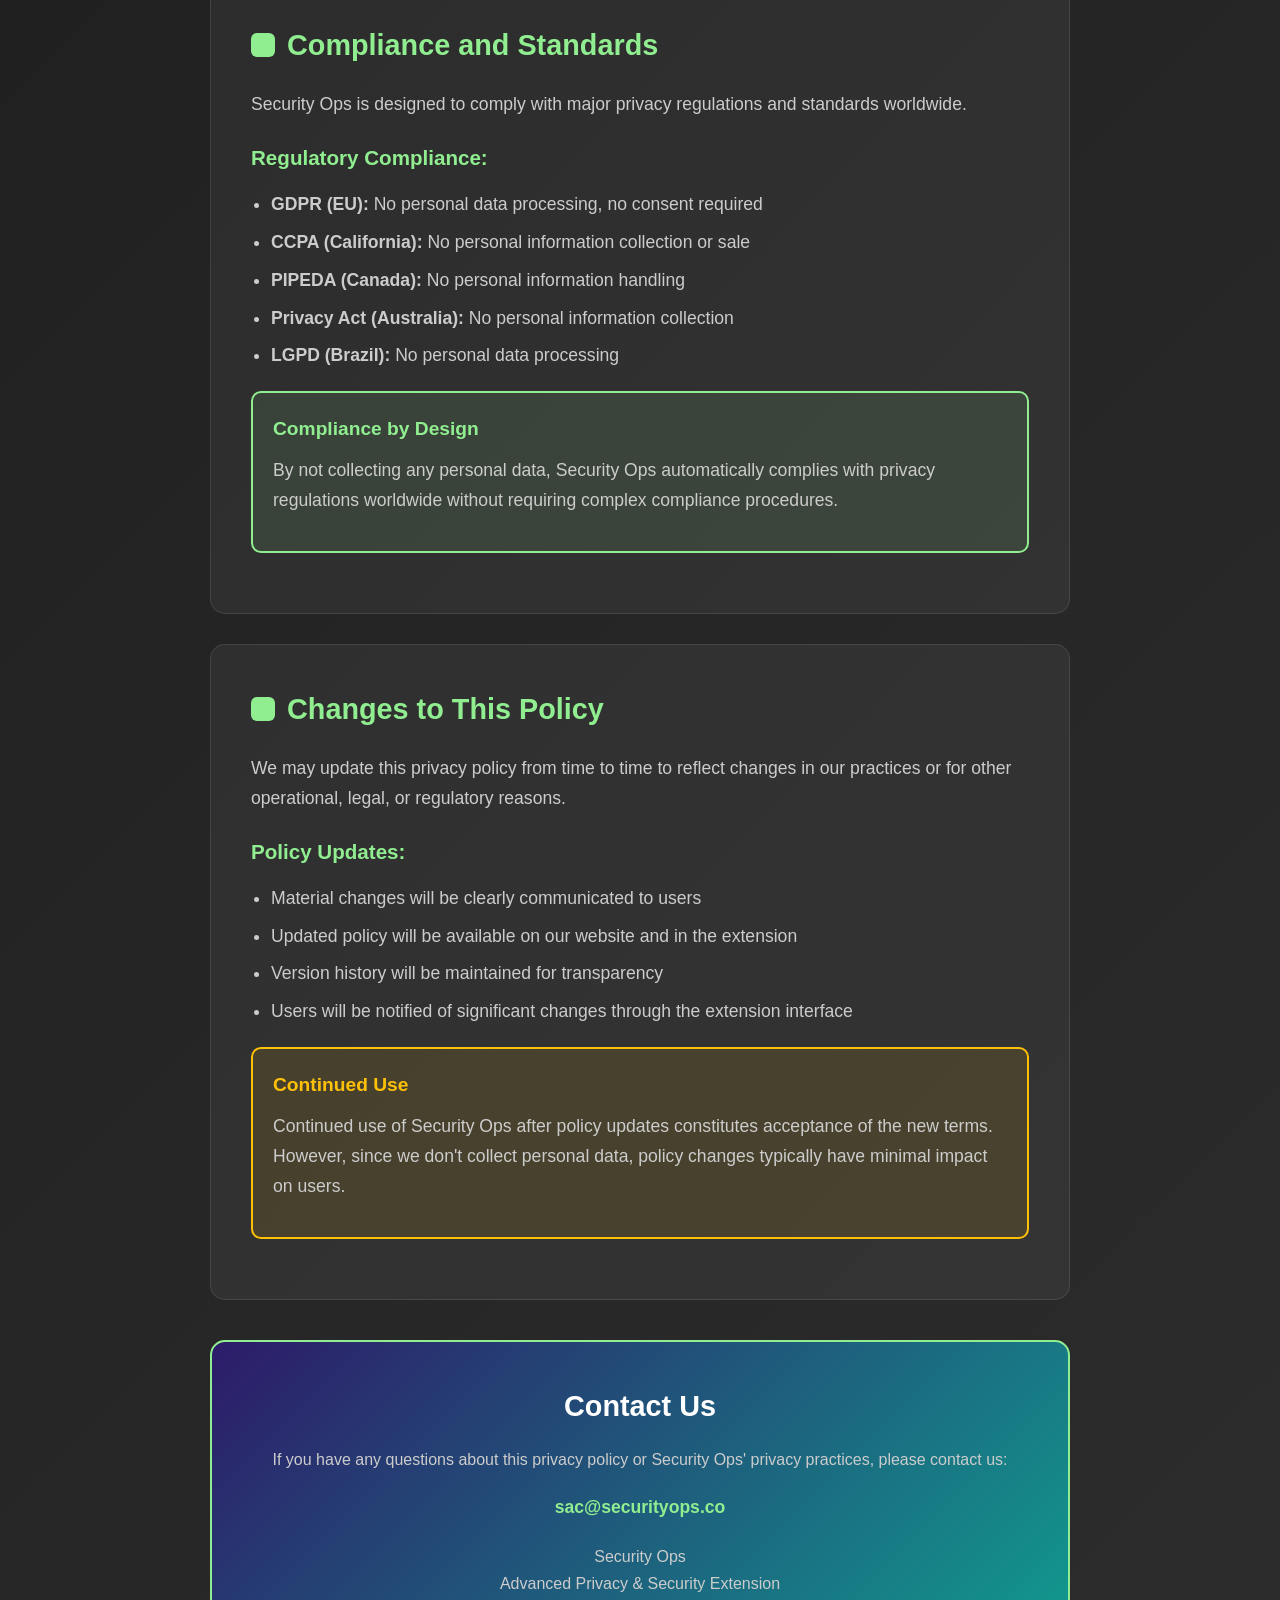
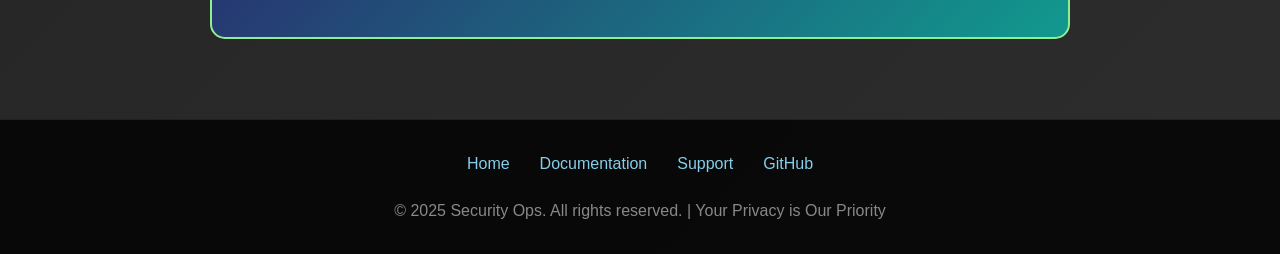
<file: privacy-policy.html>
<!DOCTYPE html>
<html lang="en">
<head>
    <meta charset="UTF-8">
    <meta name="viewport" content="width=device-width, initial-scale=1.0">
    <title>Privacy Policy - Security Ops Extension</title>
    <meta name="description" content="Security Ops Privacy Policy - Learn how we protect your privacy and what data we collect (spoiler: we don't collect any personal data).">
    <meta name="robots" content="index, follow">
    
    <!-- Security Headers -->
    <meta http-equiv="Content-Security-Policy" content="default-src 'self'; style-src 'self' 'unsafe-inline'; img-src 'self' data:; font-src 'self';">
    <meta http-equiv="X-Content-Type-Options" content="nosniff">
    <meta http-equiv="X-Frame-Options" content="DENY">
    <meta http-equiv="X-XSS-Protection" content="1; mode=block">
    <meta http-equiv="Referrer-Policy" content="strict-origin-when-cross-origin">
    
    <style>
        * {
            margin: 0;
            padding: 0;
            box-sizing: border-box;
        }
        
        html {
            scroll-behavior: smooth;
        }
        
        body {
            font-family: -apple-system, BlinkMacSystemFont, 'Segoe UI', Roboto, 'Helvetica Neue', Arial, sans-serif;
            background: linear-gradient(135deg, #0a0a0a 0%, #1a1a1a 50%, #2d2d2d 100%);
            color: #ffffff;
            line-height: 1.7;
            min-height: 100vh;
        }
        
        .container {
            max-width: 900px;
            margin: 0 auto;
            padding: 0 20px;
        }
        
        /* Header */
        .header {
            background: rgba(0, 0, 0, 0.8);
            backdrop-filter: blur(10px);
            border-bottom: 1px solid rgba(255, 255, 255, 0.1);
            padding: 20px 0;
            margin-bottom: 40px;
        }
        
        .nav {
            display: flex;
            align-items: center;
            justify-content: space-between;
        }
        
        .logo {
            display: flex;
            align-items: center;
            gap: 12px;
            text-decoration: none;
        }
        
        .logo-icon {
            width: 40px;
            height: 40px;
            background: url('sec.svg') no-repeat center;
            background-size: contain;
            border-radius: 8px;
        }
        
        .logo-text {
            font-size: 24px;
            font-weight: bold;
            color: #90EE90;
        }
        
        .back-link {
            color: #87CEEB;
            text-decoration: none;
            font-weight: 500;
            transition: color 0.3s;
        }
        
        .back-link:hover {
            color: #fff;
        }
        
        /* Main Content */
        .main-content {
            padding: 40px 0 80px;
        }
        
        .page-title {
            font-size: 3rem;
            font-weight: bold;
            text-align: center;
            margin-bottom: 20px;
            background: linear-gradient(135deg, #90EE90 0%, #32CD32 100%);
            -webkit-background-clip: text;
            -webkit-text-fill-color: transparent;
            background-clip: text;
        }
        
        .page-subtitle {
            font-size: 1.2rem;
            text-align: center;
            color: #ccc;
            margin-bottom: 40px;
            max-width: 700px;
            margin-left: auto;
            margin-right: auto;
        }
        
        .last-updated {
            text-align: center;
            color: #888;
            margin-bottom: 50px;
            font-style: italic;
        }
        
        .content-section {
            background: rgba(255, 255, 255, 0.05);
            border: 1px solid rgba(255, 255, 255, 0.1);
            border-radius: 15px;
            padding: 40px;
            margin-bottom: 30px;
            transition: all 0.3s;
        }
        
        .content-section:hover {
            background: rgba(255, 255, 255, 0.08);
            border-color: rgba(144, 238, 144, 0.3);
        }
        
        .section-title {
            font-size: 1.8rem;
            font-weight: bold;
            color: #90EE90;
            margin-bottom: 20px;
            display: flex;
            align-items: center;
            gap: 12px;
        }
        
        .section-icon {
            width: 24px;
            height: 24px;
            background: #90EE90;
            border-radius: 6px;
            display: inline-block;
        }
        
        .section-content {
            color: #ccc;
            font-size: 1.1rem;
        }
        
        .section-content p {
            margin-bottom: 15px;
        }
        
        .section-content ul {
            margin: 15px 0;
            padding-left: 20px;
        }
        
        .section-content li {
            margin-bottom: 8px;
        }
        
        .highlight-box {
            background: rgba(144, 238, 144, 0.1);
            border: 2px solid #90EE90;
            border-radius: 10px;
            padding: 20px;
            margin: 20px 0;
        }
        
        .highlight-title {
            font-weight: bold;
            color: #90EE90;
            margin-bottom: 10px;
            font-size: 1.2rem;
        }
        
        .warning-box {
            background: rgba(255, 193, 7, 0.1);
            border: 2px solid #ffc107;
            border-radius: 10px;
            padding: 20px;
            margin: 20px 0;
        }
        
        .warning-title {
            font-weight: bold;
            color: #ffc107;
            margin-bottom: 10px;
            font-size: 1.2rem;
        }
        
        .info-box {
            background: rgba(135, 206, 235, 0.1);
            border: 2px solid #87CEEB;
            border-radius: 10px;
            padding: 20px;
            margin: 20px 0;
        }
        
        .info-title {
            font-weight: bold;
            color: #87CEEB;
            margin-bottom: 10px;
            font-size: 1.2rem;
        }
        
        .table-container {
            overflow-x: auto;
            margin: 20px 0;
        }
        
        .privacy-table {
            width: 100%;
            border-collapse: collapse;
            background: rgba(255, 255, 255, 0.05);
            border-radius: 10px;
            overflow: hidden;
        }
        
        .privacy-table th,
        .privacy-table td {
            padding: 15px;
            text-align: left;
            border-bottom: 1px solid rgba(255, 255, 255, 0.1);
        }
        
        .privacy-table th {
            background: rgba(144, 238, 144, 0.2);
            color: #90EE90;
            font-weight: bold;
        }
        
        .privacy-table td {
            color: #ccc;
        }
        
        .contact-section {
            background: linear-gradient(135deg, #2d1b69 0%, #11998e 100%);
            border: 2px solid #90EE90;
            border-radius: 15px;
            padding: 40px;
            text-align: center;
            margin-top: 40px;
        }
        
        .contact-title {
            font-size: 1.8rem;
            font-weight: bold;
            color: #fff;
            margin-bottom: 15px;
        }
        
        .contact-text {
            color: #ccc;
            margin-bottom: 20px;
        }
        
        .contact-email {
            color: #90EE90;
            text-decoration: none;
            font-weight: bold;
            font-size: 1.1rem;
        }
        
        .contact-email:hover {
            text-decoration: underline;
        }
        
        /* Footer */
        .footer {
            background: rgba(0, 0, 0, 0.8);
            padding: 30px 0;
            border-top: 1px solid rgba(255, 255, 255, 0.1);
            text-align: center;
            color: #888;
        }
        
        .footer-links {
            display: flex;
            justify-content: center;
            gap: 30px;
            margin-bottom: 20px;
            flex-wrap: wrap;
        }
        
        .footer-link {
            color: #87CEEB;
            text-decoration: none;
            font-weight: 500;
            transition: color 0.3s;
        }
        
        .footer-link:hover {
            color: #fff;
        }
        
        /* Responsive Design */
        @media (max-width: 768px) {
            .page-title {
                font-size: 2.2rem;
            }
            
            .content-section {
                padding: 25px;
            }
            
            .nav {
                flex-direction: column;
                gap: 15px;
            }
            
            .footer-links {
                flex-direction: column;
                gap: 15px;
            }
        }
        
        /* Accessibility */
        @media (prefers-reduced-motion: reduce) {
            * {
                animation-duration: 0.01ms !important;
                animation-iteration-count: 1 !important;
                transition-duration: 0.01ms !important;
            }
        }
        
        /* High contrast mode */
        @media (prefers-contrast: high) {
            .content-section,
            .highlight-box,
            .warning-box,
            .info-box {
                border-width: 3px;
            }
        }
    </style>
</head>
<body>
    <header class="header">
        <div class="container">
            <nav class="nav">
                <a href="index.html" class="logo">
                    <div class="logo-icon"></div>
                    <div class="logo-text">Security Ops</div>
                </a>
                <a href="index.html" class="back-link">← Back to Home</a>
            </nav>
        </div>
    </header>

    <main class="main-content">
        <div class="container">
            <h1 class="page-title">Privacy Policy</h1>
            <p class="page-subtitle">
                Your privacy is our top priority. Learn how Security Ops protects your data and respects your privacy.
            </p>
            <p class="last-updated">Last Updated: January 14, 2025</p>

            <div class="content-section">
                <h2 class="section-title">
                    <span class="section-icon"></span>
                    Privacy-First Approach
                </h2>
                <div class="section-content">
                    <div class="highlight-box">
                        <div class="highlight-title">Zero Data Collection</div>
                        <p>Security Ops does not collect, store, transmit, or share any personal data, browsing history, or user information. Your privacy is completely protected.</p>
                    </div>
                    
                    <p>
                        Security Ops is designed with privacy as the fundamental principle. Unlike many other browser extensions 
                        that collect user data for analytics, advertising, or other purposes, Security Ops operates entirely 
                        locally on your device without any external data transmission.
                    </p>
                    
                    <p>
                        This privacy policy explains our commitment to protecting your privacy and outlines the technical 
                        measures we implement to ensure your data remains secure and private.
                    </p>
                </div>
            </div>

            <div class="content-section">
                <h2 class="section-title">
                    <span class="section-icon"></span>
                    Data We Do NOT Collect
                </h2>
                <div class="section-content">
                    <p>Security Ops explicitly does not collect any of the following information:</p>
                    
                    <ul>
                        <li><strong>Personal Information:</strong> Names, email addresses, phone numbers, or any personally identifiable information</li>
                        <li><strong>Browsing History:</strong> Websites visited, pages viewed, or browsing patterns</li>
                        <li><strong>Search Queries:</strong> Search terms or queries entered in search engines</li>
                        <li><strong>Location Data:</strong> Geographic location, IP addresses, or location-based information</li>
                        <li><strong>Device Information:</strong> Device identifiers, hardware specifications, or system information</li>
                        <li><strong>Usage Analytics:</strong> Extension usage patterns, feature usage, or behavioral data</li>
                        <li><strong>Cookies or Tracking:</strong> No cookies, tracking pixels, or similar technologies are used</li>
                        <li><strong>Network Traffic:</strong> Content of web requests, responses, or network communications</li>
                    </ul>
                    
                    <div class="info-box">
                        <div class="info-title">Technical Implementation</div>
                        <p>Our extension operates entirely within your browser's local environment. All processing, filtering, and blocking decisions are made locally without any external communication.</p>
                    </div>
                </div>
            </div>

            <div class="content-section">
                <h2 class="section-title">
                    <span class="section-icon"></span>
                    Local Data Storage
                </h2>
                <div class="section-content">
                    <p>
                        Security Ops stores certain configuration data locally on your device to maintain your preferences 
                        and settings. This data never leaves your device and is not transmitted to any external servers.
                    </p>
                    
                    <div class="table-container">
                        <table class="privacy-table">
                            <thead>
                                <tr>
                                    <th>Data Type</th>
                                    <th>Purpose</th>
                                    <th>Storage Location</th>
                                    <th>Transmission</th>
                                </tr>
                            </thead>
                            <tbody>
                                <tr>
                                    <td>Extension Settings</td>
                                    <td>Store user preferences (blocking categories, theme settings)</td>
                                    <td>Browser Local Storage</td>
                                    <td>Never transmitted</td>
                                </tr>
                                <tr>
                                    <td>Proxy Configuration</td>
                                    <td>Store proxy server settings for TORANDO and custom proxies</td>
                                    <td>Browser Local Storage</td>
                                    <td>Never transmitted</td>
                                </tr>
                                <tr>
                                    <td>Whitelist Domains</td>
                                    <td>Store user-defined whitelisted domains</td>
                                    <td>Browser Local Storage</td>
                                    <td>Never transmitted</td>
                                </tr>
                                <tr>
                                    <td>Blocking Statistics</td>
                                    <td>Count blocked requests for user information</td>
                                    <td>Browser Local Storage</td>
                                    <td>Never transmitted</td>
                                </tr>
                                <tr>
                                    <td>Blocklist Cache</td>
                                    <td>Cache downloaded blocklists for offline operation</td>
                                    <td>Browser Local Storage</td>
                                    <td>Never transmitted</td>
                                </tr>
                            </tbody>
                        </table>
                    </div>
                    
                    <div class="warning-box">
                        <div class="warning-title">Data Removal</div>
                        <p>All locally stored data can be completely removed by uninstalling the extension or clearing your browser's extension data. No traces remain on external servers.</p>
                    </div>
                </div>
            </div>

            <div class="content-section">
                <h2 class="section-title">
                    <span class="section-icon"></span>
                    Blocklist Updates
                </h2>
                <div class="section-content">
                    <p>
                        Security Ops downloads blocklists from reputable sources to maintain up-to-date protection against 
                        ads, trackers, and malware. These downloads are performed anonymously and do not include any 
                        identifying information.
                    </p>
                    
                    <h3 style="color: #90EE90; margin: 20px 0 10px 0;">Blocklist Sources:</h3>
                    <ul>
                        <li><strong>Mullvad VPN DNS Blocklists:</strong> Official blocklists for ads, trackers, malware, gambling, adult content, and social media</li>
                        <li><strong>EasyList:</strong> Community-maintained ad blocking filters</li>
                        <li><strong>EasyPrivacy:</strong> Privacy protection filters for tracker blocking</li>
                        <li><strong>Additional Security Lists:</strong> Malware and phishing protection lists</li>
                    </ul>
                    
                    <div class="info-box">
                        <div class="info-title">Anonymous Downloads</div>
                        <p>Blocklist updates are downloaded using standard HTTP requests without any user identification, tracking headers, or personal information. The requests are indistinguishable from regular web traffic.</p>
                    </div>
                </div>
            </div>

            <div class="content-section">
                <h2 class="section-title">
                    <span class="section-icon"></span>
                    IP Address Display
                </h2>
                <div class="section-content">
                    <p>
                        Security Ops includes an optional feature to display your current IP address in the popup interface. 
                        This feature is designed to help users verify their proxy or VPN connections.
                    </p>
                    
                    <h3 style="color: #90EE90; margin: 20px 0 10px 0;">How IP Detection Works:</h3>
                    <ul>
                        <li>IP address is retrieved from public IP detection services</li>
                        <li>Multiple fallback services are used for reliability</li>
                        <li>No personal information is sent with IP detection requests</li>
                        <li>IP address is displayed locally and never stored or transmitted</li>
                        <li>Feature can be completely disabled in settings</li>
                    </ul>
                    
                    <div class="warning-box">
                        <div class="warning-title">User Control</div>
                        <p>The IP display feature is entirely optional and can be disabled at any time. When disabled, no IP detection requests are made.</p>
                    </div>
                </div>
            </div>

            <div class="content-section">
                <h2 class="section-title">
                    <span class="section-icon"></span>
                    Third-Party Services
                </h2>
                <div class="section-content">
                    <p>
                        Security Ops interacts with certain third-party services to provide its functionality. These 
                        interactions are designed to maintain your privacy and anonymity.
                    </p>
                    
                    <h3 style="color: #90EE90; margin: 20px 0 10px 0;">Service Interactions:</h3>
                    
                    <div class="table-container">
                        <table class="privacy-table">
                            <thead>
                                <tr>
                                    <th>Service</th>
                                    <th>Purpose</th>
                                    <th>Data Sent</th>
                                    <th>Privacy Protection</th>
                                </tr>
                            </thead>
                            <tbody>
                                <tr>
                                    <td>Blocklist Providers</td>
                                    <td>Download updated blocking rules</td>
                                    <td>Standard HTTP request only</td>
                                    <td>No identifying information</td>
                                </tr>
                                <tr>
                                    <td>IP Detection Services</td>
                                    <td>Display current IP (optional)</td>
                                    <td>Standard HTTP request only</td>
                                    <td>No personal data, can be disabled</td>
                                </tr>
                                <tr>
                                    <td>Search Engine Redirects</td>
                                    <td>Redirect to privacy-focused alternatives</td>
                                    <td>Search query only</td>
                                    <td>Redirected to privacy-focused services</td>
                                </tr>
                                <tr>
                                    <td>Proxy Services</td>
                                    <td>Route traffic through user-configured proxies</td>
                                    <td>Web traffic as configured</td>
                                    <td>User-controlled proxy configuration</td>
                                </tr>
                            </tbody>
                        </table>
                    </div>
                </div>
            </div>

            <div class="content-section">
                <h2 class="section-title">
                    <span class="section-icon"></span>
                    Security Measures
                </h2>
                <div class="section-content">
                    <p>
                        Security Ops implements multiple security measures to protect your privacy and ensure the 
                        integrity of the extension.
                    </p>
                    
                    <h3 style="color: #90EE90; margin: 20px 0 10px 0;">Technical Security:</h3>
                    <ul>
                        <li><strong>Local Processing:</strong> All filtering and blocking decisions are made locally</li>
                        <li><strong>No External Communication:</strong> No analytics, telemetry, or tracking communications</li>
                        <li><strong>Secure Storage:</strong> Settings stored using browser's secure storage APIs</li>
                        <li><strong>Content Security Policy:</strong> Strict CSP prevents code injection attacks</li>
                        <li><strong>Minimal Permissions:</strong> Only requests necessary browser permissions</li>
                        <li><strong>Open Source Principles:</strong> Transparent operation and code review</li>
                    </ul>
                    
                    <div class="highlight-box">
                        <div class="highlight-title">Privacy by Design</div>
                        <p>Security Ops is built with privacy by design principles, ensuring that privacy protection is embedded into every aspect of the extension's architecture and operation.</p>
                    </div>
                </div>
            </div>

            <div class="content-section">
                <h2 class="section-title">
                    <span class="section-icon"></span>
                    User Rights and Control
                </h2>
                <div class="section-content">
                    <p>
                        As a Security Ops user, you have complete control over your data and privacy settings.
                    </p>
                    
                    <h3 style="color: #90EE90; margin: 20px 0 10px 0;">Your Rights:</h3>
                    <ul>
                        <li><strong>Data Access:</strong> All your data is stored locally and accessible to you</li>
                        <li><strong>Data Portability:</strong> Export your settings and whitelist at any time</li>
                        <li><strong>Data Deletion:</strong> Completely remove all data by uninstalling the extension</li>
                        <li><strong>Feature Control:</strong> Enable or disable any feature according to your preferences</li>
                        <li><strong>Transparency:</strong> Full visibility into what data is stored and how it's used</li>
                        <li><strong>No Consent Required:</strong> No personal data collection means no consent forms</li>
                    </ul>
                    
                    <div class="info-box">
                        <div class="info-title">Data Portability</div>
                        <p>You can export your Security Ops settings, whitelist, and configuration at any time through the extension's settings page or by accessing your browser's extension storage.</p>
                    </div>
                </div>
            </div>

            <div class="content-section">
                <h2 class="section-title">
                    <span class="section-icon"></span>
                    Compliance and Standards
                </h2>
                <div class="section-content">
                    <p>
                        Security Ops is designed to comply with major privacy regulations and standards worldwide.
                    </p>
                    
                    <h3 style="color: #90EE90; margin: 20px 0 10px 0;">Regulatory Compliance:</h3>
                    <ul>
                        <li><strong>GDPR (EU):</strong> No personal data processing, no consent required</li>
                        <li><strong>CCPA (California):</strong> No personal information collection or sale</li>
                        <li><strong>PIPEDA (Canada):</strong> No personal information handling</li>
                        <li><strong>Privacy Act (Australia):</strong> No personal information collection</li>
                        <li><strong>LGPD (Brazil):</strong> No personal data processing</li>
                    </ul>
                    
                    <div class="highlight-box">
                        <div class="highlight-title">Compliance by Design</div>
                        <p>By not collecting any personal data, Security Ops automatically complies with privacy regulations worldwide without requiring complex compliance procedures.</p>
                    </div>
                </div>
            </div>

            <div class="content-section">
                <h2 class="section-title">
                    <span class="section-icon"></span>
                    Changes to This Policy
                </h2>
                <div class="section-content">
                    <p>
                        We may update this privacy policy from time to time to reflect changes in our practices or 
                        for other operational, legal, or regulatory reasons.
                    </p>
                    
                    <h3 style="color: #90EE90; margin: 20px 0 10px 0;">Policy Updates:</h3>
                    <ul>
                        <li>Material changes will be clearly communicated to users</li>
                        <li>Updated policy will be available on our website and in the extension</li>
                        <li>Version history will be maintained for transparency</li>
                        <li>Users will be notified of significant changes through the extension interface</li>
                    </ul>
                    
                    <div class="warning-box">
                        <div class="warning-title">Continued Use</div>
                        <p>Continued use of Security Ops after policy updates constitutes acceptance of the new terms. However, since we don't collect personal data, policy changes typically have minimal impact on users.</p>
                    </div>
                </div>
            </div>

            <div class="contact-section">
                <h2 class="contact-title">Contact Us</h2>
                <p class="contact-text">
                    If you have any questions about this privacy policy or Security Ops' privacy practices, 
                    please contact us:
                </p>
                <a href="mailto:sac@securityops.co" class="contact-email">sac@securityops.co</a>
                
                <div style="margin-top: 20px; color: #ccc;">
                    <p>Security Ops</p>
                    <p>Advanced Privacy & Security Extension</p>
                </div>
            </div>
        </div>
    </main>

    <footer class="footer">
        <div class="container">
            <div class="footer-links">
                <a href="index.html" class="footer-link">Home</a>
                <a href="#" class="footer-link">Documentation</a>
                <a href="#" class="footer-link">Support</a>
                <a href="#" class="footer-link">GitHub</a>
            </div>
            <p>&copy; 2025 Security Ops. All rights reserved. | Your Privacy is Our Priority</p>
        </div>
    </footer>
</body>
</html>
</file>
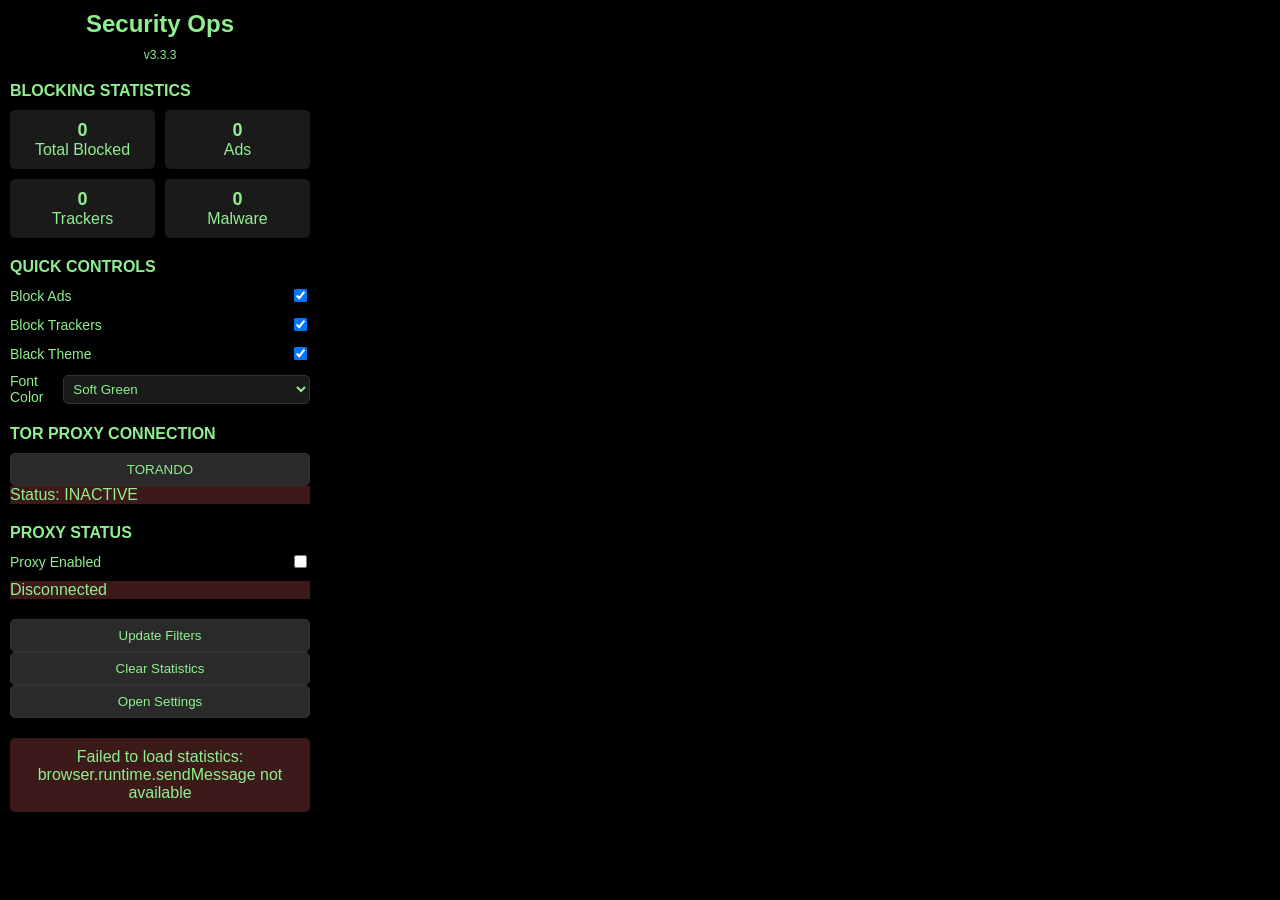
<file: stable-content.html>
<!DOCTYPE html>
<html lang="en">
<head>
    <meta charset="UTF-8">
    <meta name="viewport" content="width=device-width, initial-scale=1.0">
    <title>Security Ops Popup</title>
    <style>
        body {
            background-color: #000000 !important;
            color: #90EE90 !important;
            font-family: Arial, sans-serif;
            margin: 0;
            padding: 10px;
            width: 300px;
            min-height: 400px;
        }
        h1 {
            font-size: 24px;
            margin: 0 0 10px;
            text-align: center;
        }
        .version {
            font-size: 12px;
            text-align: center;
            margin-bottom: 20px;
        }
        .section {
            margin-bottom: 20px;
        }
        .section h2 {
            font-size: 16px;
            margin-bottom: 10px;
            text-transform: uppercase;
        }
        .stats-grid {
            display: grid;
            grid-template-columns: repeat(2, 1fr);
            gap: 10px;
        }
        .stat-box {
            background-color: #1a1a1a;
            padding: 10px;
            border-radius: 5px;
            text-align: center;
        }
        .stat-box span {
            display: block;
            font-size: 18px;
            font-weight: bold;
        }
        .toggle-container {
            display: flex;
            justify-content: space-between;
            align-items: center;
            margin-bottom: 10px;
        }
        .toggle-container label {
            font-size: 14px;
        }
        select {
            background-color: #1a1a1a;
            color: inherit;
            border: 1px solid #333333;
            padding: 5px;
            width: 100%;
            border-radius: 5px;
        }
        button {
            background-color: #2a2a2a;
            color: inherit;
            border: 1px solid #333333;
            padding: 8px;
            width: 100%;
            border-radius: 5px;
            cursor: pointer;
        }
        button:hover {
            background-color: #3a3a3a;
            color: #FFFFFF;
        }
        .status-active { color: #90EE90; }
        .status-inactive { color: #FF6666; }
        .status-connected { color: #90EE90; }
        .status-disconnected { color: #FF6666; }
        .status-message {
            display: none;
            padding: 10px;
            margin-top: 10px;
            border-radius: 5px;
            text-align: center;
        }
        .status-success { background-color: #1a3c1a; }
        .status-error { background-color: #3c1a1a; }
        .status-info { background-color: #1a2a3c; }
    </style>
</head>
<body>
    <h1>Security Ops</h1>
    <div class="version">v3.3.3</div>

    <div class="section">
        <h2>BLOCKING STATISTICS</h2>
        <div class="stats-grid">
            <div class="stat-box">
                <span id="blocked-count">0</span>
                Total Blocked
            </div>
            <div class="stat-box">
                <span id="ads-blocked">0</span>
                Ads
            </div>
            <div class="stat-box">
                <span id="trackers-blocked">0</span>
                Trackers
            </div>
            <div class="stat-box">
                <span id="malware-blocked">0</span>
                Malware
            </div>
        </div>
    </div>

    <div class="section">
        <h2>QUICK CONTROLS</h2>
        <div class="toggle-container">
            <label>Block Ads</label>
            <input type="checkbox" id="block-ads-toggle" checked>
        </div>
        <div class="toggle-container">
            <label>Block Trackers</label>
            <input type="checkbox" id="block-trackers-toggle" checked>
        </div>
        <div class="toggle-container">
            <label>Black Theme</label>
            <input type="checkbox" id="black-theme-toggle" checked>
        </div>
        <div class="toggle-container">
            <label>Font Color</label>
            <select id="font-color-select">
                <option value="soft-green">Soft Green</option>
                <option value="soft-blue">Soft Blue</option>
                <option value="soft-yellow">Soft Yellow</option>
                <option value="white">White</option>
            </select>
        </div>
    </div>

    <div class="section">
        <h2>TOR PROXY CONNECTION</h2>
        <button id="torando-btn">TORANDO</button>
        <div id="torando-status" class="status-inactive">Status: INACTIVE</div>
    </div>

    <div class="section">
        <h2>PROXY STATUS</h2>
        <div class="toggle-container">
            <label>Proxy Enabled</label>
            <input type="checkbox" id="proxy-toggle">
        </div>
        <div id="proxy-status" class="status-disconnected">Disconnected</div>
        <button id="disconnect-proxy-btn" style="display: none;">Disconnect Proxy</button>
    </div>

    <div class="section">
        <button id="update-filters-btn">Update Filters</button>
        <button id="clear-stats-btn">Clear Statistics</button>
        <button id="open-settings-btn">Open Settings</button>
    </div>

    <div id="status-message" class="status-message"></div>

    <script src="stable-popup.js"></script>
</body>
</html>
</file>
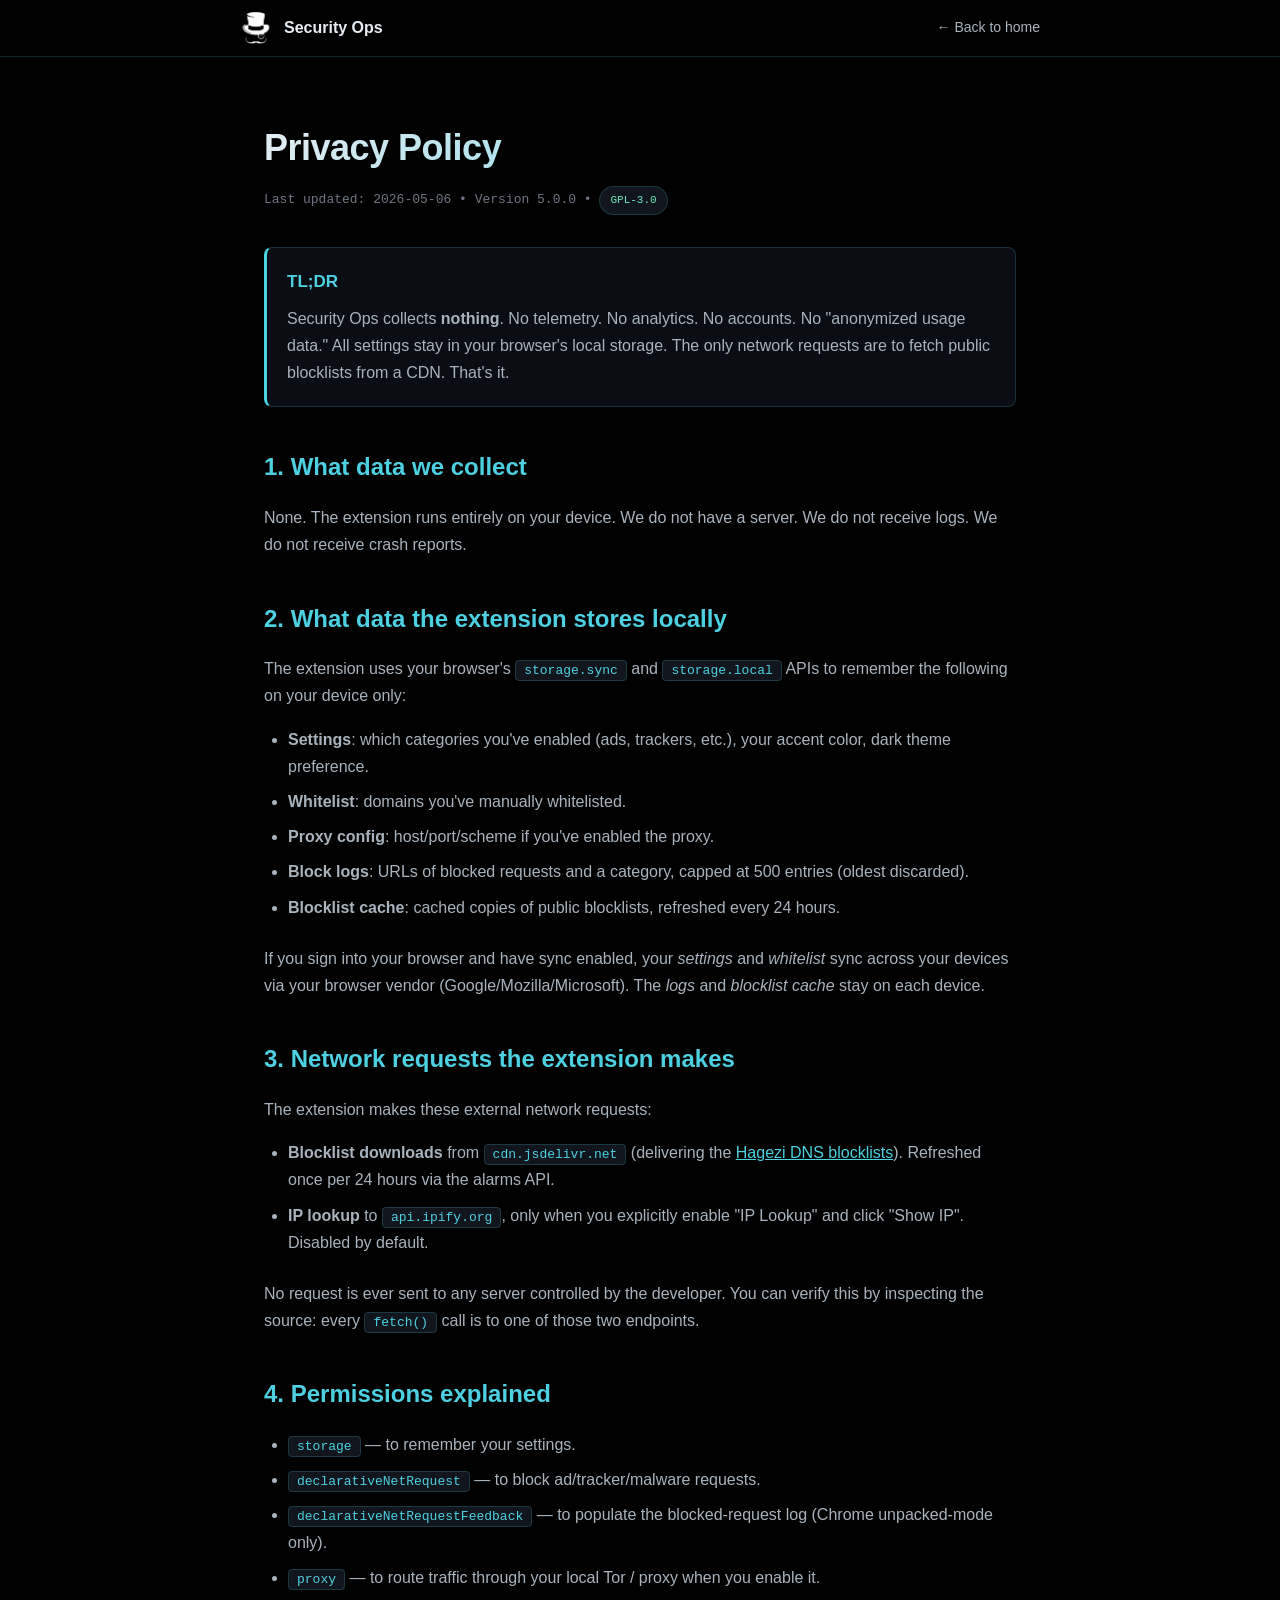
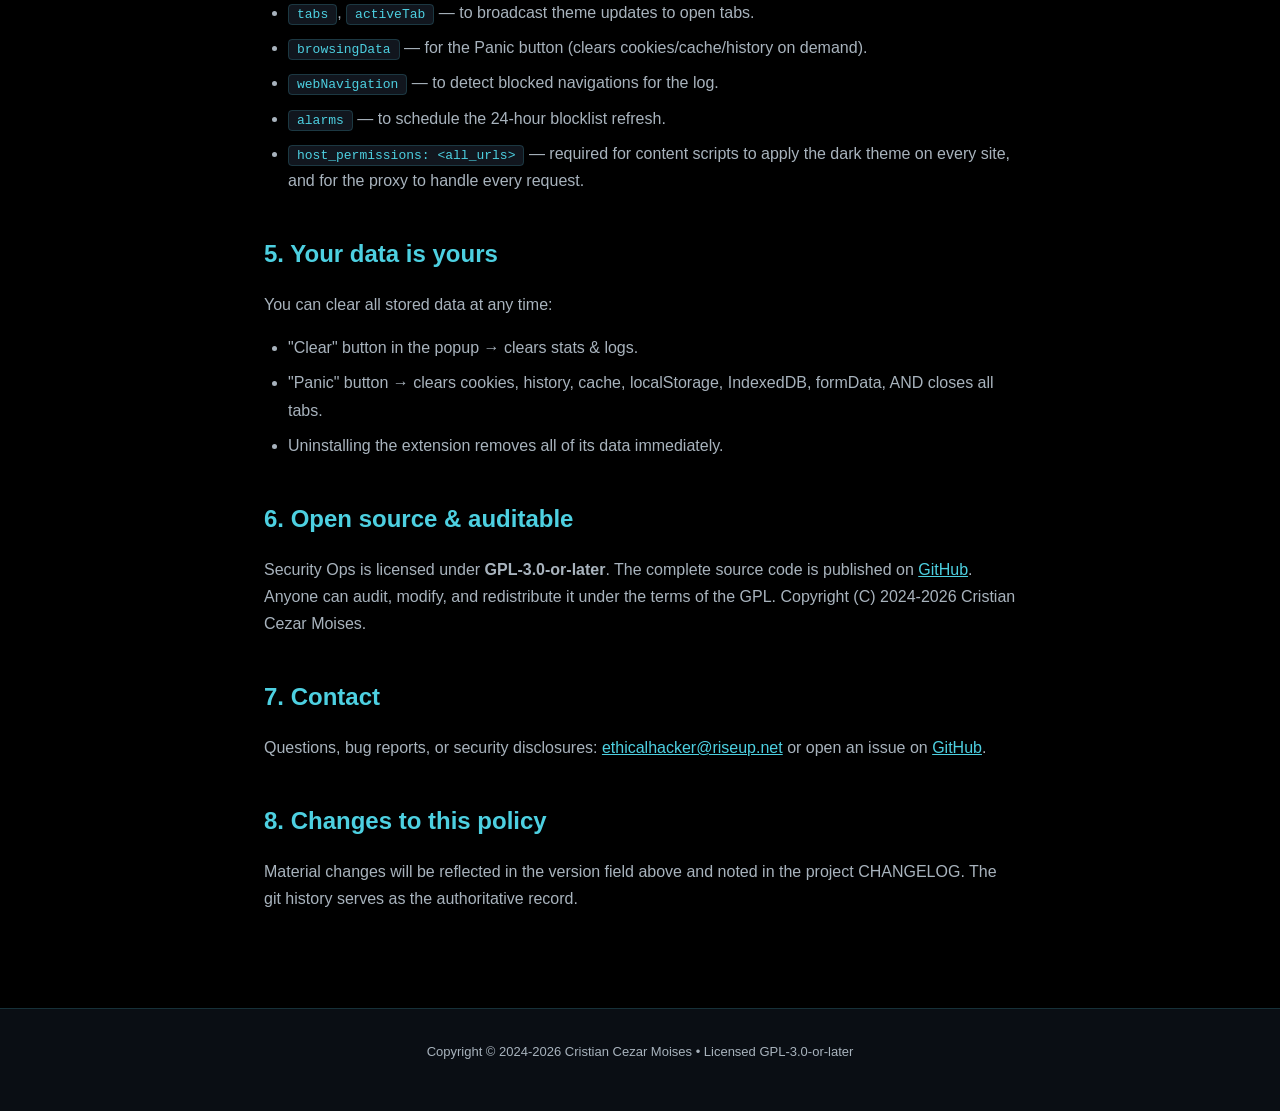
<file: src/privacy-policy.html>
<!DOCTYPE html>
<!--
  Security Ops — Privacy Policy
  Copyright (C) 2024-2026 Cristian Cezar Moises <ethicalhacker@riseup.net>
  SPDX-License-Identifier: GPL-3.0-or-later
-->
<html lang="en">
<head>
  <meta charset="UTF-8">
  <meta name="viewport" content="width=device-width, initial-scale=1.0">
  <title>Privacy Policy — Security Ops</title>
  <style>
    :root {
      --bg-0: #000;
      --bg-1: #0a0e14;
      --bg-2: #11161e;
      --border: rgba(77, 208, 225, 0.18);
      --accent: #4dd0e1;
      --text-1: #e6edf3;
      --text-2: #a8b3bd;
      --text-3: #6e7681;
      --success: #6ee7b7;
    }
    * { margin: 0; padding: 0; box-sizing: border-box; }
    body {
      font-family: -apple-system, BlinkMacSystemFont, 'Segoe UI', Roboto, sans-serif;
      background: var(--bg-0); color: var(--text-1);
      line-height: 1.7;
    }
    nav {
      position: sticky; top: 0; z-index: 100;
      background: rgba(0,0,0,0.85); backdrop-filter: blur(12px);
      border-bottom: 1px solid var(--border); padding: 12px 24px;
    }
    .nav-inner {
      max-width: 800px; margin: 0 auto;
      display: flex; align-items: center; gap: 12px;
    }
    .nav-inner img { width: 32px; height: 32px; border-radius: 6px; }
    .nav-inner a { color: var(--text-1); text-decoration: none; font-weight: 700; }
    .nav-inner .spacer { flex: 1; }
    .nav-inner .back { color: var(--text-2); font-size: 14px; font-weight: 400; }
    .nav-inner .back:hover { color: var(--accent); }

    main {
      max-width: 800px; margin: 0 auto;
      padding: 60px 24px 80px;
    }
    h1 {
      font-size: 36px; font-weight: 800;
      margin-bottom: 8px; letter-spacing: -0.5px;
      background: linear-gradient(135deg, var(--text-1), var(--accent));
      -webkit-background-clip: text;
      -webkit-text-fill-color: transparent;
    }
    .meta {
      color: var(--text-3); font-size: 13px;
      font-family: ui-monospace, monospace;
      margin-bottom: 32px;
    }
    h2 {
      font-size: 24px; font-weight: 700;
      margin: 40px 0 16px; color: var(--accent);
    }
    h3 { font-size: 17px; font-weight: 600; margin: 24px 0 8px; color: var(--text-1); }
    p { margin-bottom: 16px; color: var(--text-2); }
    ul { margin: 12px 0 24px 24px; color: var(--text-2); }
    li { margin-bottom: 8px; }
    code {
      background: var(--bg-2); padding: 2px 8px;
      border-radius: 4px; font-family: ui-monospace, monospace;
      font-size: 13px; color: var(--accent);
      border: 1px solid var(--border);
    }
    .callout {
      background: var(--bg-1); border: 1px solid var(--border);
      border-left: 3px solid var(--accent);
      padding: 20px; margin: 24px 0;
      border-radius: 8px;
    }
    .callout h3 { margin-top: 0; color: var(--accent); }
    .badge {
      display: inline-block; padding: 4px 10px;
      background: var(--bg-2); border: 1px solid var(--border);
      border-radius: 100px;
      font-family: ui-monospace, monospace;
      font-size: 11px; color: var(--success);
      margin-right: 8px;
    }
    a { color: var(--accent); }
    footer {
      border-top: 1px solid var(--border);
      padding: 32px 24px; text-align: center;
      color: var(--text-3); font-size: 13px;
      background: var(--bg-1);
    }
    footer a { color: var(--text-2); text-decoration: none; }
    footer a:hover { color: var(--accent); }
  </style>
</head>
<body>

  <nav>
    <div class="nav-inner">
      <img src="sec.svg" alt="Security Ops">
      <a href="index.html">Security Ops</a>
      <div class="spacer"></div>
      <a href="index.html" class="back">← Back to home</a>
    </div>
  </nav>

  <main>
    <h1>Privacy Policy</h1>
    <div class="meta">Last updated: 2026-05-06 • Version 5.0.0 • <span class="badge">GPL-3.0</span></div>

    <div class="callout">
      <h3>TL;DR</h3>
      <p style="margin: 0;">
        Security Ops collects <strong>nothing</strong>. No telemetry. No analytics.
        No accounts. No "anonymized usage data." All settings stay in your
        browser's local storage. The only network requests are to fetch
        public blocklists from a CDN. That's it.
      </p>
    </div>

    <h2>1. What data we collect</h2>
    <p>
      None. The extension runs entirely on your device. We do not have
      a server. We do not receive logs. We do not receive crash reports.
    </p>

    <h2>2. What data the extension stores locally</h2>
    <p>
      The extension uses your browser's <code>storage.sync</code> and
      <code>storage.local</code> APIs to remember the following on your
      device only:
    </p>
    <ul>
      <li><strong>Settings</strong>: which categories you've enabled (ads, trackers, etc.), your accent color, dark theme preference.</li>
      <li><strong>Whitelist</strong>: domains you've manually whitelisted.</li>
      <li><strong>Proxy config</strong>: host/port/scheme if you've enabled the proxy.</li>
      <li><strong>Block logs</strong>: URLs of blocked requests and a category, capped at 500 entries (oldest discarded).</li>
      <li><strong>Blocklist cache</strong>: cached copies of public blocklists, refreshed every 24 hours.</li>
    </ul>
    <p>
      If you sign into your browser and have sync enabled, your <em>settings</em>
      and <em>whitelist</em> sync across your devices via your browser
      vendor (Google/Mozilla/Microsoft). The <em>logs</em> and
      <em>blocklist cache</em> stay on each device.
    </p>

    <h2>3. Network requests the extension makes</h2>
    <p>The extension makes these external network requests:</p>
    <ul>
      <li>
        <strong>Blocklist downloads</strong> from
        <code>cdn.jsdelivr.net</code> (delivering the
        <a href="https://github.com/hagezi/dns-blocklists" target="_blank" rel="noopener">Hagezi DNS blocklists</a>).
        Refreshed once per 24 hours via the alarms API.
      </li>
      <li>
        <strong>IP lookup</strong> to <code>api.ipify.org</code>, only
        when you explicitly enable "IP Lookup" and click "Show IP".
        Disabled by default.
      </li>
    </ul>
    <p>
      No request is ever sent to any server controlled by the developer.
      You can verify this by inspecting the source: every <code>fetch()</code>
      call is to one of those two endpoints.
    </p>

    <h2>4. Permissions explained</h2>
    <ul>
      <li><code>storage</code> — to remember your settings.</li>
      <li><code>declarativeNetRequest</code> — to block ad/tracker/malware requests.</li>
      <li><code>declarativeNetRequestFeedback</code> — to populate the blocked-request log (Chrome unpacked-mode only).</li>
      <li><code>proxy</code> — to route traffic through your local Tor / proxy when you enable it.</li>
      <li><code>tabs</code>, <code>activeTab</code> — to broadcast theme updates to open tabs.</li>
      <li><code>browsingData</code> — for the Panic button (clears cookies/cache/history on demand).</li>
      <li><code>webNavigation</code> — to detect blocked navigations for the log.</li>
      <li><code>alarms</code> — to schedule the 24-hour blocklist refresh.</li>
      <li><code>host_permissions: &lt;all_urls&gt;</code> — required for content scripts to apply the dark theme on every site, and for the proxy to handle every request.</li>
    </ul>

    <h2>5. Your data is yours</h2>
    <p>
      You can clear all stored data at any time:
    </p>
    <ul>
      <li>"Clear" button in the popup → clears stats &amp; logs.</li>
      <li>"Panic" button → clears cookies, history, cache, localStorage, IndexedDB, formData, AND closes all tabs.</li>
      <li>Uninstalling the extension removes all of its data immediately.</li>
    </ul>

    <h2>6. Open source &amp; auditable</h2>
    <p>
      Security Ops is licensed under <strong>GPL-3.0-or-later</strong>.
      The complete source code is published on
      <a href="https://github.com/cristiancmoises/securityops" target="_blank" rel="noopener">GitHub</a>.
      Anyone can audit, modify, and redistribute it under the terms of
      the GPL. Copyright (C) 2024-2026 Cristian Cezar Moises.
    </p>

    <h2>7. Contact</h2>
    <p>
      Questions, bug reports, or security disclosures:
      <a href="mailto:ethicalhacker@riseup.net">ethicalhacker@riseup.net</a>
      or open an issue on
      <a href="https://github.com/cristiancmoises/securityops/issues" target="_blank" rel="noopener">GitHub</a>.
    </p>

    <h2>8. Changes to this policy</h2>
    <p>
      Material changes will be reflected in the version field above and
      noted in the project CHANGELOG. The git history serves as the
      authoritative record.
    </p>

  </main>

  <footer>
    <p>
      Copyright © 2024-2026
      <a href="https://linkedin.com/in/cristiancezarmoises/" target="_blank" rel="noopener">Cristian Cezar Moises</a>
      • Licensed GPL-3.0-or-later
    </p>
  </footer>

</body>
</html>
</file>
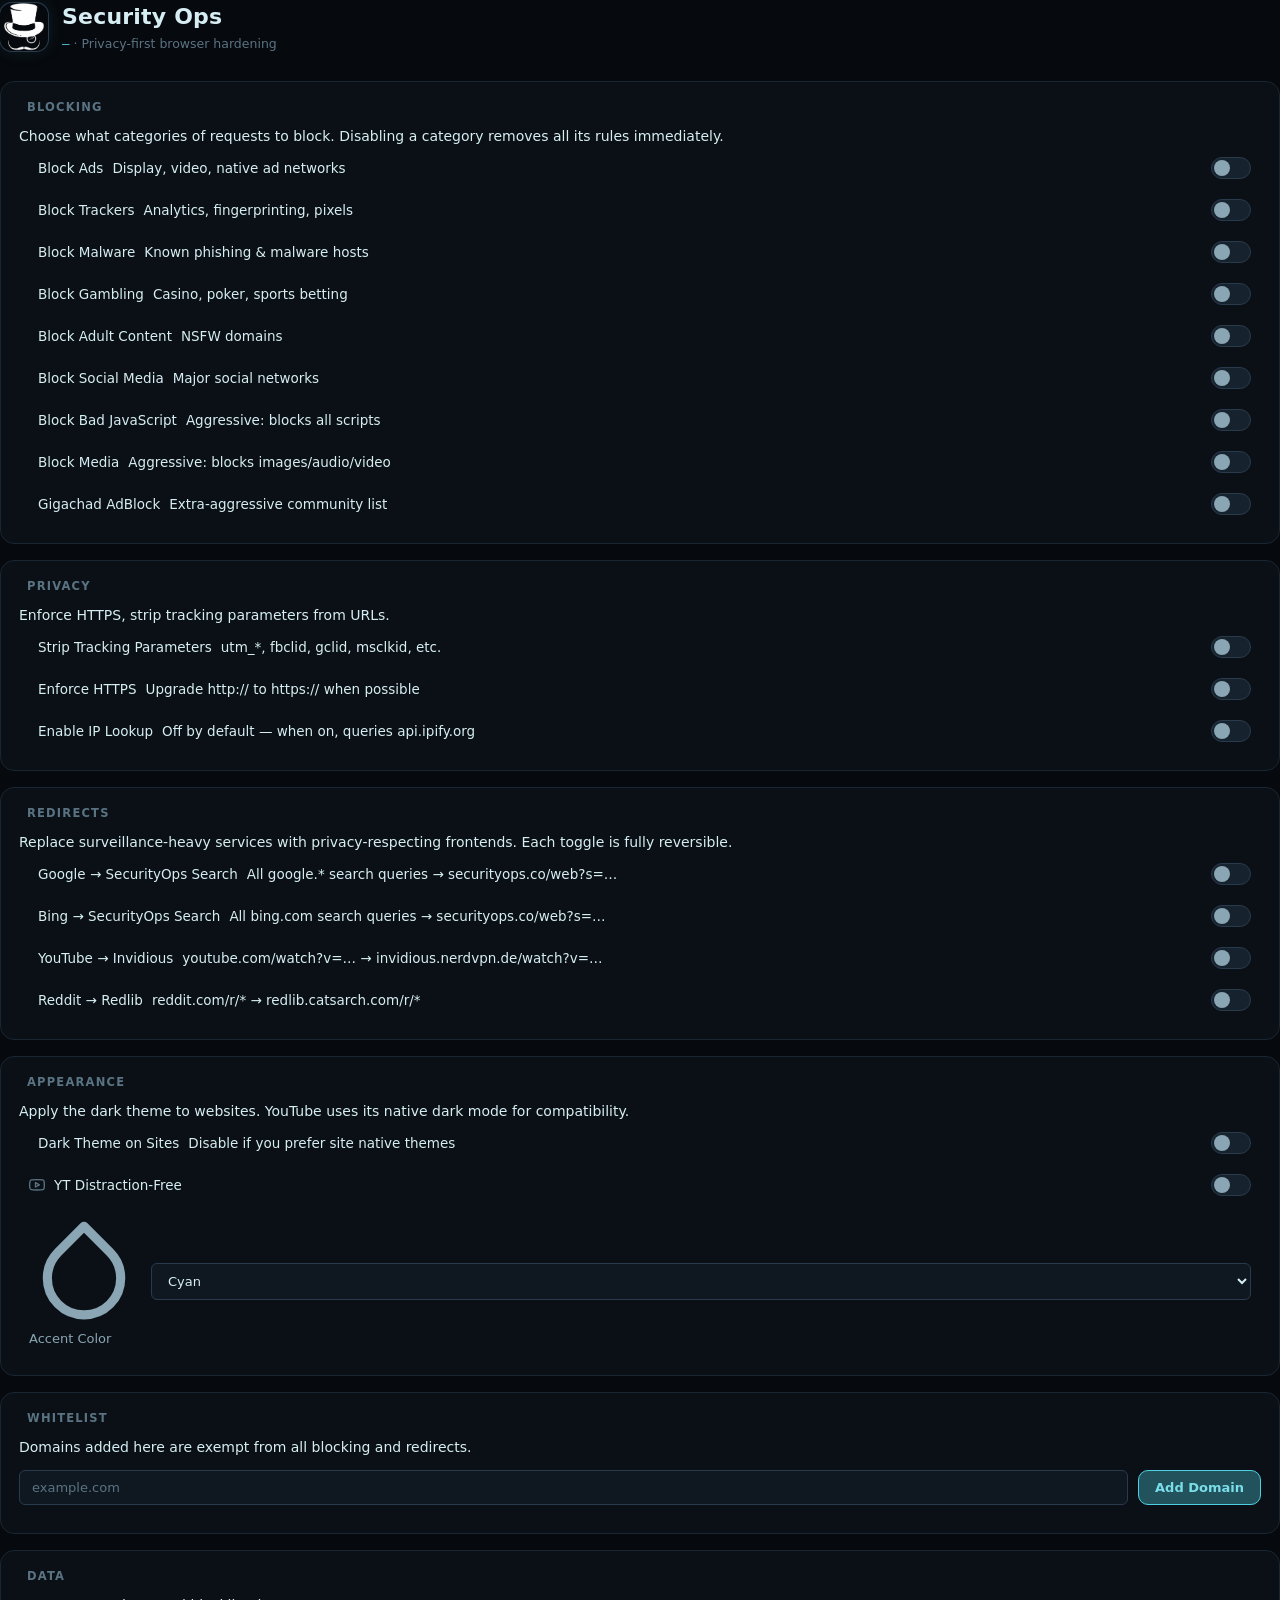
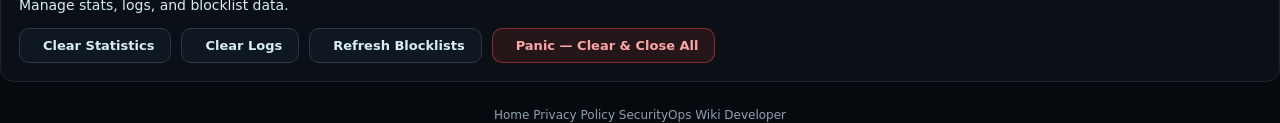
<file: src/stable-options.html>
<!DOCTYPE html>
<!--
  Security Ops — Privacy-focused browser extension
  Copyright (C) 2024-2026 Cristian Cezar Moises <ethicalhacker@riseup.net>

  This program is free software: you can redistribute it and/or modify it
  under the terms of the GNU General Public License as published by the
  Free Software Foundation, either version 3 of the License, or (at your
  option) any later version.

  SPDX-License-Identifier: GPL-3.0-or-later
-->

<html lang="en" class="accent-cyan">
<head>
  <meta charset="UTF-8">
  <meta name="viewport" content="width=device-width, initial-scale=1.0">
  <title>Security Ops — Settings</title>
  <link rel="stylesheet" href="css/tokens.css">
  <link rel="stylesheet" href="css/options.css">
</head>
<body>
  <main class="opt-page">
    <header class="opt-header">
      <img class="opt-logo" src="sec.svg" alt="Security Ops" width="56" height="56">
      <div class="opt-header-text">
        <h1>Security Ops</h1>
        <p><span id="opt-version">—</span> · Privacy-first browser hardening</p>
      </div>
    </header>

    <section class="opt-section">
      <h2><span data-icon="filter"></span>Blocking</h2>
      <p class="section-help">Choose what categories of requests to block. Disabling a category removes all its rules immediately.</p>
      <div class="opt-grid">
        <label class="switch">
          <span class="switch-label"><span data-icon="filter"></span>Block Ads
            <span class="switch-help">Display, video, native ad networks</span></span>
          <input class="switch-input" type="checkbox" data-setting="blockAds">
        </label>
        <label class="switch">
          <span class="switch-label"><span data-icon="eye"></span>Block Trackers
            <span class="switch-help">Analytics, fingerprinting, pixels</span></span>
          <input class="switch-input" type="checkbox" data-setting="blockTrackers">
        </label>
        <label class="switch">
          <span class="switch-label"><span data-icon="bug"></span>Block Malware
            <span class="switch-help">Known phishing &amp; malware hosts</span></span>
          <input class="switch-input" type="checkbox" data-setting="blockMalware">
        </label>
        <label class="switch">
          <span class="switch-label"><span data-icon="dice"></span>Block Gambling
            <span class="switch-help">Casino, poker, sports betting</span></span>
          <input class="switch-input" type="checkbox" data-setting="blockGambling">
        </label>
        <label class="switch">
          <span class="switch-label"><span data-icon="lock"></span>Block Adult Content
            <span class="switch-help">NSFW domains</span></span>
          <input class="switch-input" type="checkbox" data-setting="blockAdult">
        </label>
        <label class="switch">
          <span class="switch-label"><span data-icon="users"></span>Block Social Media
            <span class="switch-help">Major social networks</span></span>
          <input class="switch-input" type="checkbox" data-setting="blockSocial">
        </label>
        <label class="switch">
          <span class="switch-label"><span data-icon="code"></span>Block Bad JavaScript
            <span class="switch-help">Aggressive: blocks all scripts</span></span>
          <input class="switch-input" type="checkbox" data-setting="blockBadJS">
        </label>
        <label class="switch">
          <span class="switch-label"><span data-icon="film"></span>Block Media
            <span class="switch-help">Aggressive: blocks images/audio/video</span></span>
          <input class="switch-input" type="checkbox" data-setting="blockMedia">
        </label>
        <label class="switch">
          <span class="switch-label"><span data-icon="zap"></span>Gigachad AdBlock
            <span class="switch-help">Extra-aggressive community list</span></span>
          <input class="switch-input" type="checkbox" data-setting="blockGigachad">
        </label>
      </div>
    </section>

    <section class="opt-section">
      <h2><span data-icon="lock"></span>Privacy</h2>
      <p class="section-help">Enforce HTTPS, strip tracking parameters from URLs.</p>
      <label class="switch">
        <span class="switch-label"><span data-icon="filter"></span>Strip Tracking Parameters
          <span class="switch-help">utm_*, fbclid, gclid, msclkid, etc.</span></span>
        <input class="switch-input" type="checkbox" data-setting="stripTrackingParams">
      </label>
      <label class="switch">
        <span class="switch-label"><span data-icon="https"></span>Enforce HTTPS
          <span class="switch-help">Upgrade http:// to https:// when possible</span></span>
        <input class="switch-input" type="checkbox" data-setting="enforceHttps">
      </label>
      <label class="switch">
        <span class="switch-label"><span data-icon="globe"></span>Enable IP Lookup
          <span class="switch-help">Off by default — when on, queries api.ipify.org</span></span>
        <input class="switch-input" type="checkbox" data-setting="ipLookupEnabled">
      </label>
    </section>

    <section class="opt-section">
      <h2><span data-icon="redirect"></span>Redirects</h2>
      <p class="section-help">Replace surveillance-heavy services with privacy-respecting frontends. Each toggle is fully reversible.</p>
      <label class="switch">
        <span class="switch-label"><span data-icon="search"></span>Google → SecurityOps Search
          <span class="switch-help">All google.* search queries → securityops.co/web?s=…</span></span>
        <input class="switch-input" type="checkbox" data-setting="redirectGoogle">
      </label>
      <label class="switch">
        <span class="switch-label"><span data-icon="search"></span>Bing → SecurityOps Search
          <span class="switch-help">All bing.com search queries → securityops.co/web?s=…</span></span>
        <input class="switch-input" type="checkbox" data-setting="redirectBing">
      </label>
      <label class="switch">
        <span class="switch-label"><span data-icon="play"></span>YouTube → Invidious
          <span class="switch-help">youtube.com/watch?v=… → invidious.nerdvpn.de/watch?v=…</span></span>
        <input class="switch-input" type="checkbox" data-setting="redirectYouTube">
      </label>
      <label class="switch">
        <span class="switch-label"><span data-icon="message"></span>Reddit → Redlib
          <span class="switch-help">reddit.com/r/* → redlib.catsarch.com/r/*</span></span>
        <input class="switch-input" type="checkbox" data-setting="redirectReddit">
      </label>
    </section>

    <section class="opt-section">
      <h2><span data-icon="paint"></span>Appearance</h2>
      <p class="section-help">Apply the dark theme to websites. YouTube uses its native dark mode for compatibility.</p>
      <label class="switch">
        <span class="switch-label"><span data-icon="moon"></span>Dark Theme on Sites
          <span class="switch-help">Disable if you prefer site native themes</span></span>
        <input class="switch-input" type="checkbox" data-setting="blackThemeEnabled">
      </label>
        <label class="switch"><span class="switch-label"><span class="ic" data-icon="youtube"></span>YT Distraction-Free</span><input class="switch-input" type="checkbox" data-setting="youtubeFocusMode"></label>
      <div class="field-row">
        <label for="opt-fontColor"><span data-icon="paint"></span>Accent Color</label>
        <select id="opt-fontColor" class="select" data-setting="fontColor">
          <option value="cyan">Cyan</option>
          <option value="teal">Teal</option>
          <option value="blue">Blue</option>
          <option value="purple">Purple</option>
          <option value="green">Green</option>
          <option value="amber">Amber</option>
          <option value="soft-green">Soft Green</option>
          <option value="soft-blue">Soft Blue</option>
          <option value="soft-yellow">Soft Yellow</option>
          <option value="soft-purple">Soft Purple</option>
          <option value="soft-violet">Soft Violet</option>
          <option value="white">White</option>
        </select>
      </div>
    </section>

    <section class="opt-section">
      <h2><span data-icon="check"></span>Whitelist</h2>
      <p class="section-help">Domains added here are exempt from all blocking and redirects.</p>
      <div class="btn-row">
        <input type="text" class="input" id="whitelist-input" placeholder="example.com" style="flex:1; min-width: 220px;">
        <button class="btn btn--primary" id="btn-add-whitelist" type="button">Add Domain</button>
      </div>
      <ul class="whitelist-list" id="whitelist-list"></ul>
    </section>

    <section class="opt-section">
      <h2><span data-icon="database"></span>Data</h2>
      <p class="section-help">Manage stats, logs, and blocklist data.</p>
      <div class="btn-row">
        <button class="btn" id="btn-clear-stats" type="button"><span data-icon="broom"></span>Clear Statistics</button>
        <button class="btn" id="btn-clear-logs" type="button"><span data-icon="broom"></span>Clear Logs</button>
        <button class="btn" id="btn-update-filters" type="button"><span data-icon="refresh"></span>Refresh Blocklists</button>
        <button class="btn btn--danger" id="btn-panic" type="button"><span data-icon="alert"></span>Panic — Clear &amp; Close All</button>
      </div>
    </section>

    <footer class="opt-footer">
      <a href="index.html" target="_blank">Home</a>
      <a href="https://extension.securityops.co/privacy-policy.html" target="_blank">Privacy Policy</a>
      <a href="https://wiki.securityops.co" target="_blank">SecurityOps Wiki</a>
      <a href="https://linkedin.com/in/cristiancezarmoises/" target="_blank">Developer</a>
    </footer>
  </main>

  <div class="status-banner" id="status-banner" role="status"></div>
  <script src="css/icons.js"></script>
  <script src="stable-options.js"></script>
</body>
</html>
</file>
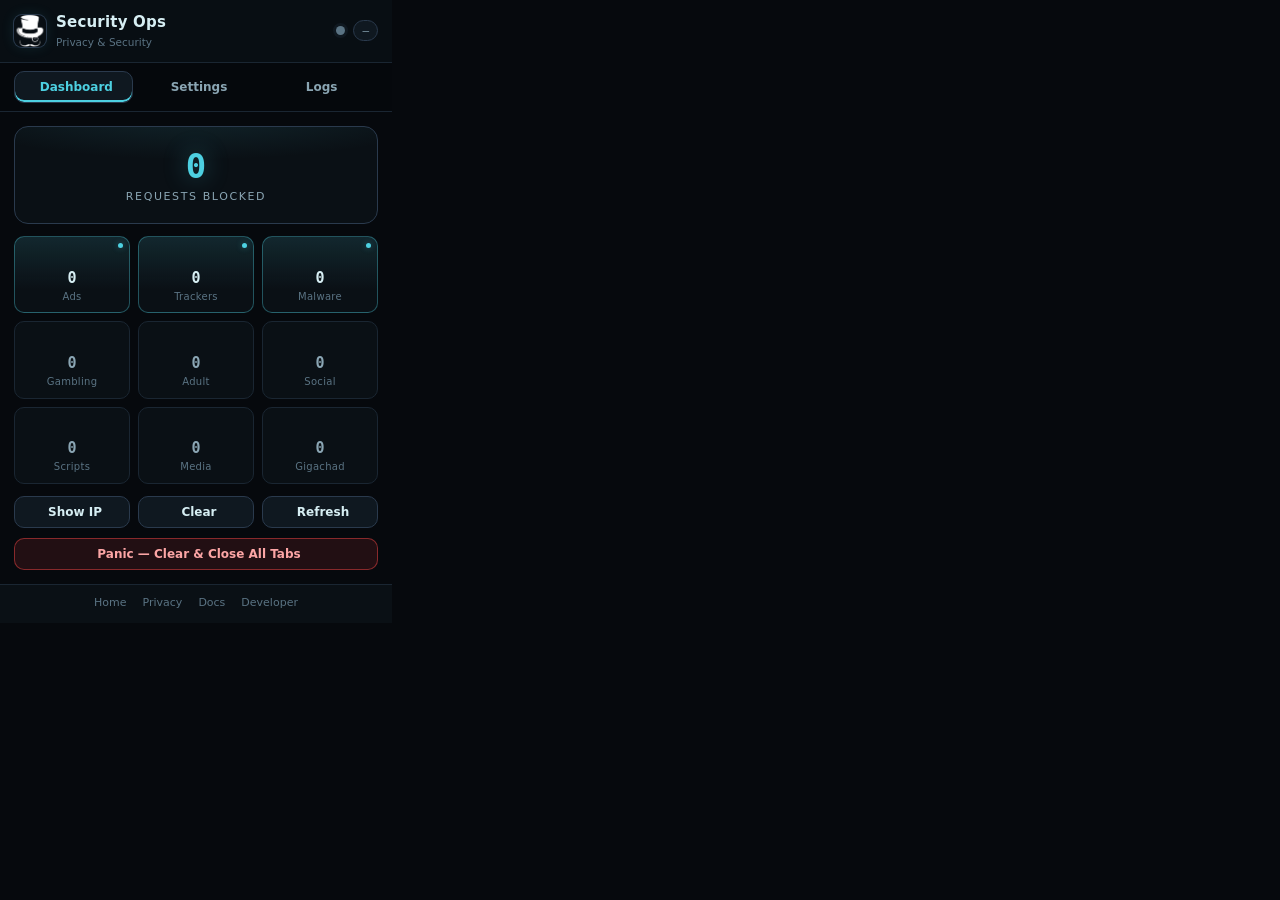
<file: src/stable-popup.html>
<!DOCTYPE html>
<!--
  Security Ops — Privacy-focused browser extension
  Copyright (c) 2024-2026 Cristian Cezar Moisés — GPL-3.0-or-later
  SPDX-License-Identifier: GPL-3.0-or-later
-->
<html lang="en" class="accent-cyan">
<head>
  <meta charset="UTF-8">
  <meta name="viewport" content="width=device-width, initial-scale=1.0">
  <title>Security Ops</title>
  <link rel="stylesheet" href="css/tokens.css">
  <link rel="stylesheet" href="css/popup.css">
</head>
<body>
  <header class="app-header">
    <div class="app-brand">
      <img class="app-logo" src="sec.svg" alt="Security Ops" width="32" height="32" />
      <div class="app-title">
        <h1 class="app-name">Security Ops</h1>
        <div class="app-tagline">Privacy &amp; Security</div>
      </div>
    </div>
    <div class="hdr-right">
      <span class="shield-dot" id="shield-dot" title="Protection status"></span>
      <div class="app-version" id="app-version" title="Extension version">—</div>
    </div>
  </header>

  <nav class="tabs" role="tablist" aria-label="Sections">
    <button class="tab-btn is-active" data-tab="dashboard" role="tab" aria-selected="true">
      <span class="tab-icon" data-icon="shield"></span>
      <span class="tab-text">Dashboard</span>
    </button>
    <button class="tab-btn" data-tab="settings" role="tab" aria-selected="false">
      <span class="tab-icon" data-icon="gear"></span>
      <span class="tab-text">Settings</span>
    </button>
    <button class="tab-btn" data-tab="logs" role="tab" aria-selected="false">
      <span class="tab-icon" data-icon="list"></span>
      <span class="tab-text">Logs</span>
    </button>
  </nav>

  <section id="dashboard" class="tab-panel is-active" role="tabpanel">
    <div class="ip-card" id="ip-card" hidden>
      <div>
        <div class="ip-card-label">Your IP Address</div>
        <div class="ip-card-value" id="ip-value">-</div>
      </div>
      <button class="btn btn--small" id="ip-hide-btn" type="button">Hide</button>
    </div>

    <div class="hero-stat">
      <div class="hero-stat-value" id="total-blocked">0</div>
      <div class="hero-stat-label">Requests Blocked</div>
    </div>

    <div class="cat-grid">
      <div class="cat-card" data-cat="ads" data-on="true">
        <span class="cat-icon" data-icon="shield"></span>
        <div class="cat-num" id="cat-ads">0</div><div class="cat-name">Ads</div>
      </div>
      <div class="cat-card" data-cat="trackers" data-on="true">
        <span class="cat-icon" data-icon="eye"></span>
        <div class="cat-num" id="cat-trackers">0</div><div class="cat-name">Trackers</div>
      </div>
      <div class="cat-card" data-cat="malware" data-on="true">
        <span class="cat-icon" data-icon="bug"></span>
        <div class="cat-num" id="cat-malware">0</div><div class="cat-name">Malware</div>
      </div>
      <div class="cat-card" data-cat="gambling" data-on="false">
        <span class="cat-icon" data-icon="dice"></span>
        <div class="cat-num" id="cat-gambling">0</div><div class="cat-name">Gambling</div>
      </div>
      <div class="cat-card" data-cat="adult" data-on="false">
        <span class="cat-icon" data-icon="eyeoff"></span>
        <div class="cat-num" id="cat-adult">0</div><div class="cat-name">Adult</div>
      </div>
      <div class="cat-card" data-cat="social" data-on="false">
        <span class="cat-icon" data-icon="users"></span>
        <div class="cat-num" id="cat-social">0</div><div class="cat-name">Social</div>
      </div>
      <div class="cat-card" data-cat="scripts" data-on="false">
        <span class="cat-icon" data-icon="code"></span>
        <div class="cat-num" id="cat-scripts">0</div><div class="cat-name">Scripts</div>
      </div>
      <div class="cat-card" data-cat="media" data-on="false">
        <span class="cat-icon" data-icon="music"></span>
        <div class="cat-num" id="cat-media">0</div><div class="cat-name">Media</div>
      </div>
      <div class="cat-card" data-cat="gigachad" data-on="false">
        <span class="cat-icon" data-icon="flame"></span>
        <div class="cat-num" id="cat-gigachad">0</div><div class="cat-name">Gigachad</div>
      </div>
    </div>

    <div class="btn-row">
      <button class="btn" id="btn-show-ip" type="button">
        <span class="btn-icon" data-icon="globe"></span>Show IP
      </button>
      <button class="btn" id="btn-clear-stats" type="button">
        <span class="btn-icon" data-icon="broom"></span>Clear
      </button>
      <button class="btn" id="btn-update-filters" type="button">
        <span class="btn-icon" data-icon="refresh"></span>Refresh
      </button>
    </div>
    <div class="btn-row">
      <button class="btn btn--danger btn--block" id="btn-panic" type="button">
        <span class="btn-icon" data-icon="warn"></span>Panic — Clear &amp; Close All Tabs
      </button>
    </div>
  </section>

  <section id="settings" class="tab-panel" role="tabpanel">
    <div class="card">
      <div class="card-title"><span class="ic-wrap" data-icon="shield"></span>Blocking</div>
      <label class="switch"><span class="switch-label"><span class="ic" data-icon="shield"></span>Block Ads</span><input class="switch-input" type="checkbox" data-setting="blockAds"></label>
      <label class="switch"><span class="switch-label"><span class="ic" data-icon="eye"></span>Block Trackers</span><input class="switch-input" type="checkbox" data-setting="blockTrackers"></label>
      <label class="switch"><span class="switch-label"><span class="ic" data-icon="bug"></span>Block Malware</span><input class="switch-input" type="checkbox" data-setting="blockMalware"></label>
      <label class="switch"><span class="switch-label"><span class="ic" data-icon="dice"></span>Block Gambling</span><input class="switch-input" type="checkbox" data-setting="blockGambling"></label>
      <label class="switch"><span class="switch-label"><span class="ic" data-icon="eyeoff"></span>Block Adult Content</span><input class="switch-input" type="checkbox" data-setting="blockAdult"></label>
      <label class="switch"><span class="switch-label"><span class="ic" data-icon="users"></span>Block Social Media</span><input class="switch-input" type="checkbox" data-setting="blockSocial"></label>
      <label class="switch"><span class="switch-label"><span class="ic" data-icon="code"></span>Block Bad JavaScript</span><input class="switch-input" type="checkbox" data-setting="blockBadJS"></label>
      <label class="switch"><span class="switch-label"><span class="ic" data-icon="music"></span>Block Media (video/audio)</span><input class="switch-input" type="checkbox" data-setting="blockMedia"></label>
      <label class="switch"><span class="switch-label"><span class="ic" data-icon="flame"></span>Gigachad AdBlock</span><input class="switch-input" type="checkbox" data-setting="blockGigachad"></label>
    </div>

    <div class="card">
      <div class="card-title"><span class="ic-wrap" data-icon="lock"></span>Privacy</div>
      <label class="switch"><span class="switch-label"><span class="ic" data-icon="broom"></span>Strip Tracking Params</span><input class="switch-input" type="checkbox" data-setting="stripTrackingParams"></label>
      <label class="switch"><span class="switch-label"><span class="ic" data-icon="lock"></span>Enforce HTTPS</span><input class="switch-input" type="checkbox" data-setting="enforceHttps"></label>
      <label class="switch"><span class="switch-label"><span class="ic" data-icon="globe"></span>Enable IP Lookup</span><input class="switch-input" type="checkbox" data-setting="ipLookupEnabled"></label>
    </div>

    <div class="card">
      <div class="card-title"><span class="ic-wrap" data-icon="search"></span>Redirects</div>
      <label class="switch"><span class="switch-label"><span class="ic" data-icon="search"></span>Google &rarr; SecurityOps</span><input class="switch-input" type="checkbox" data-setting="redirectGoogle"></label>
      <label class="switch"><span class="switch-label"><span class="ic" data-icon="search"></span>Bing &rarr; SecurityOps</span><input class="switch-input" type="checkbox" data-setting="redirectBing"></label>
      <label class="switch"><span class="switch-label"><span class="ic" data-icon="youtube"></span>YouTube &rarr; Invidious</span><input class="switch-input" type="checkbox" data-setting="redirectYouTube"></label>
      <label class="switch"><span class="switch-label"><span class="ic" data-icon="chat"></span>Reddit &rarr; Redlib</span><input class="switch-input" type="checkbox" data-setting="redirectReddit"></label>
    </div>

    <div class="card">
      <div class="card-title"><span class="ic-wrap" data-icon="moon"></span>Appearance</div>
      <label class="switch"><span class="switch-label"><span class="ic" data-icon="moon"></span>Dark Theme on Sites</span><input class="switch-input" type="checkbox" data-setting="blackThemeEnabled"></label>
      <label class="switch"><span class="switch-label"><span class="ic" data-icon="youtube"></span>YT Distraction-Free</span><input class="switch-input" type="checkbox" data-setting="youtubeFocusMode"></label>
      <div class="field-row"><label id="accent-label">Accent</label></div>
      <div class="swatch-grid" role="radiogroup" aria-labelledby="accent-label">
        <button class="swatch sw-cyan is-selected" data-color="cyan" type="button" title="Cyan" aria-label="Cyan"></button>
        <button class="swatch sw-teal" data-color="teal" type="button" title="Teal" aria-label="Teal"></button>
        <button class="swatch sw-blue" data-color="blue" type="button" title="Blue" aria-label="Blue"></button>
        <button class="swatch sw-purple" data-color="purple" type="button" title="Purple" aria-label="Purple"></button>
        <button class="swatch sw-green" data-color="green" type="button" title="Green" aria-label="Green"></button>
        <button class="swatch sw-amber" data-color="amber" type="button" title="Amber" aria-label="Amber"></button>
        <button class="swatch sw-soft-green" data-color="soft-green" type="button" title="Soft Green" aria-label="Soft Green"></button>
        <button class="swatch sw-soft-blue" data-color="soft-blue" type="button" title="Soft Blue" aria-label="Soft Blue"></button>
        <button class="swatch sw-soft-yellow" data-color="soft-yellow" type="button" title="Soft Yellow" aria-label="Soft Yellow"></button>
        <button class="swatch sw-soft-purple" data-color="soft-purple" type="button" title="Soft Purple" aria-label="Soft Purple"></button>
        <button class="swatch sw-soft-violet" data-color="soft-violet" type="button" title="Soft Violet" aria-label="Soft Violet"></button>
        <button class="swatch sw-white" data-color="white" type="button" title="White" aria-label="White"></button>
      </div>
    </div>

    <div class="card">
      <div class="card-title"><span class="ic-wrap" data-icon="proxy"></span>Proxy &amp; Tor</div>
      <label class="switch"><span class="switch-label"><span class="ic" data-icon="proxy"></span>Enable Proxy</span><input class="switch-input" type="checkbox" id="t-proxy"></label>
      <div class="field-row"><label for="proxy-host">Host</label><input type="text" class="input" id="proxy-host" placeholder="127.0.0.1"></div>
      <div class="field-row"><label for="proxy-port">Port</label><input type="number" class="input" id="proxy-port" placeholder="9050" min="1" max="65535"></div>
      <div class="field-row"><label for="proxy-scheme">Type</label>
        <select id="proxy-scheme" class="select">
          <option value="socks5">SOCKS5</option>
          <option value="socks4">SOCKS4</option>
          <option value="http">HTTP</option>
          <option value="https">HTTPS</option>
        </select>
      </div>
      <div class="proxy-status" id="proxy-status">Disconnected</div>
      <div class="btn-row">
        <button class="btn" id="btn-torando" type="button">
          <span class="btn-icon" data-icon="onion"></span>TORANDO (Tor)
        </button>
        <button class="btn" id="btn-proxy-disconnect" type="button">Disconnect</button>
      </div>
      <div class="torando-status" id="torando-status">Tor: INACTIVE</div>
    </div>

    <div class="card">
      <div class="card-title"><span class="ic-wrap" data-icon="globe"></span>Whitelist</div>
      <div class="whitelist-input-row">
        <input type="text" class="input" id="whitelist-input" placeholder="example.com">
        <button class="btn btn--primary" id="btn-add-whitelist" type="button">Add</button>
      </div>
      <ul class="whitelist-list" id="whitelist-list"></ul>
    </div>

    <div class="btn-row">
      <button class="btn btn--block" id="btn-open-options" type="button">
        <span class="btn-icon" data-icon="gear"></span>Open Full Settings
      </button>
    </div>
  </section>

  <section id="logs" class="tab-panel" role="tabpanel">
    <div class="log-table" id="log-table" aria-live="polite">
      <div class="log-row is-header"><div>Time</div><div>URL</div><div>Reason</div></div>
      <div id="log-entries"><div class="log-empty">No blocked requests yet.</div></div>
    </div>
    <div class="btn-row">
      <button class="btn" id="btn-download-logs" type="button">
        <span class="btn-icon" data-icon="download"></span>Download
      </button>
      <button class="btn" id="btn-clear-logs" type="button">
        <span class="btn-icon" data-icon="broom"></span>Clear
      </button>
    </div>
  </section>

  <div class="status-banner" id="status-banner" role="status" aria-live="polite"></div>

  <footer class="app-footer">
    <a href="index.html" target="_blank" rel="noopener">Home</a>
    <a href="https://extension.securityops.co/privacy-policy.html" target="_blank" rel="noopener">Privacy</a>
    <a href="https://wiki.securityops.co" target="_blank" rel="noopener">Docs</a>
    <a href="https://linkedin.com/in/cristiancezarmoises/" target="_blank" rel="noopener">Developer</a>
  </footer>

  <script src="css/icons.js"></script>
  <script src="stable-popup.js"></script>
</body>
</html>
</file>
<file: src/css/tokens.css>
/*
 * Security Ops — Privacy-focused browser extension
 * Copyright (C) 2024-2026 Cristian Cezar Moises <ethicalhacker@riseup.net>
 *
 * This program is free software: you can redistribute it and/or modify it
 * under the terms of the GNU General Public License as published by the
 * Free Software Foundation, either version 3 of the License, or (at your
 * option) any later version.
 *
 * SPDX-License-Identifier: GPL-3.0-or-later
 */

/* css/tokens.css — Security Ops v10.1.1 — dark tokens + 12 accent palettes (popup/options only) */
:root {
  --surface-0: #06090d;
  --surface-1: #0a1015;
  --surface-2: #0f1820;
  --surface-3: #16222e;
  --surface-4: #1f2e3d;
  --border-1:  #1a2632;
  --border-2:  #2a3a4d;
  --border-3:  #3a5068;
  --accent:        #4dd0e1;
  --accent-soft:   #7adee9;
  --accent-strong: #00bcd4;
  --accent-dim:    rgba(77, 208, 225, 0.35);
  --accent-glow:   rgba(77, 208, 225, 0.12);
  --text-1: #d6eef3;
  --text-2: #8aa5b3;
  --text-3: #5a7383;
  --danger:  #ef4444;
  --warning: #f59e0b;
  --info:    #38bdf8;
  --success: #10b981;
  --t-fast: 120ms cubic-bezier(.2,.8,.2,1);
  --t-base: 200ms cubic-bezier(.2,.8,.2,1);
  --radius-sm: 6px;
  --radius-md: 10px;
  --radius-lg: 14px;
  --shadow-1: 0 1px 2px rgba(0,0,0,.4);
  --shadow-2: 0 4px 16px rgba(0,0,0,.5);
  --font-stack: 'Inter', -apple-system, BlinkMacSystemFont, system-ui, 'Segoe UI', Roboto, Helvetica, Arial, sans-serif;
  --font-mono:  ui-monospace, SFMono-Regular, 'SF Mono', Menlo, Consolas, monospace;
}
html.accent-cyan { --accent: #4dd0e1; --accent-soft: #7adee9; --accent-strong: #00bcd4; --accent-dim: rgba(77,208,225,0.35); --accent-glow: rgba(77,208,225,0.12); }
html.accent-teal { --accent: #2dd4bf; --accent-soft: #5eead4; --accent-strong: #14b8a6; --accent-dim: rgba(45,212,191,0.35); --accent-glow: rgba(45,212,191,0.12); }
html.accent-blue { --accent: #60a5fa; --accent-soft: #93c5fd; --accent-strong: #3b82f6; --accent-dim: rgba(96,165,250,0.35); --accent-glow: rgba(96,165,250,0.12); }
html.accent-purple { --accent: #c084fc; --accent-soft: #d8b4fe; --accent-strong: #a855f7; --accent-dim: rgba(192,132,252,0.35); --accent-glow: rgba(192,132,252,0.12); }
html.accent-green { --accent: #6ee7b7; --accent-soft: #a7f3d0; --accent-strong: #10b981; --accent-dim: rgba(110,231,183,0.35); --accent-glow: rgba(110,231,183,0.12); }
html.accent-amber { --accent: #fcd34d; --accent-soft: #fde68a; --accent-strong: #f59e0b; --accent-dim: rgba(252,211,77,0.35); --accent-glow: rgba(252,211,77,0.12); }
html.accent-soft-green  { --accent: #90EE90; --accent-soft: #b4f5b4; --accent-strong: #66cc66; --accent-dim: rgba(144,238,144,0.35); --accent-glow: rgba(144,238,144,0.12); }
html.accent-soft-blue   { --accent: #87CEEB; --accent-soft: #aadcf2; --accent-strong: #5badd6; --accent-dim: rgba(135,206,235,0.35); --accent-glow: rgba(135,206,235,0.12); }
html.accent-soft-yellow { --accent: #F0E68C; --accent-soft: #f6efb0; --accent-strong: #d6c95e; --accent-dim: rgba(240,230,140,0.35); --accent-glow: rgba(240,230,140,0.12); }
html.accent-soft-purple { --accent: #DDA0DD; --accent-soft: #e9bce9; --accent-strong: #c478c4; --accent-dim: rgba(221,160,221,0.35); --accent-glow: rgba(221,160,221,0.12); }
html.accent-soft-violet { --accent: #EE82EE; --accent-soft: #f3a7f3; --accent-strong: #d65cd6; --accent-dim: rgba(238,130,238,0.35); --accent-glow: rgba(238,130,238,0.12); }
html.accent-white       { --accent: #FFFFFF; --accent-soft: #ffffff; --accent-strong: #d6dde2; --accent-dim: rgba(255,255,255,0.35); --accent-glow: rgba(255,255,255,0.10); }
/* v10 */
:root { --ring: 0 0 0 2px var(--surface-0), 0 0 0 4px var(--accent-dim); }
.ic { display: inline-block; width: 16px; height: 16px; vertical-align: -3px; fill: none; stroke: currentColor; stroke-width: 2; stroke-linecap: round; stroke-linejoin: round; flex-shrink: 0; }
.ic-lg { width: 18px; height: 18px; }
</file>
<file: src/css/options.css>
/*
 * Security Ops — Privacy-focused browser extension
 * Copyright (c) 2024-2026 Cristian Cezar Moisés — GPL-3.0-or-later
 * SPDX-License-Identifier: GPL-3.0-or-later
 */
/* css/options.css — Security Ops v10.1.1 full-page settings */
* { margin: 0; padding: 0; box-sizing: border-box; }
html, body { background: var(--surface-0); color: var(--text-1); font: 14px/1.5 var(--font-stack); min-height: 100vh; }
:focus-visible { outline: none; box-shadow: var(--ring); border-radius: var(--radius-sm); }
@media (prefers-reduced-motion: reduce) { *, *::before, *::after { animation: none !important; transition: none !important; } }

.wrap { max-width: 760px; margin: 0 auto; padding: 32px 20px 60px; }

.opt-header { display: flex; align-items: center; gap: 14px; margin-bottom: 26px; }
.opt-header img { width: 48px; height: 48px; border-radius: 12px; box-shadow: 0 0 0 1px var(--border-2), 0 0 18px var(--accent-glow); }
.opt-header h1 { font-size: 22px; font-weight: 800; letter-spacing: .2px; }
.opt-header p { color: var(--text-3); font-size: 12.5px; margin-top: 2px; }
#opt-version { font-family: var(--font-mono); color: var(--accent); }

.opt-section, section {
  background: var(--surface-1);
  border: 1px solid var(--border-1);
  border-radius: var(--radius-lg);
  padding: 18px;
  margin-bottom: 16px;
}
h2, .section-title {
  font: 700 11.5px var(--font-stack); text-transform: uppercase; letter-spacing: 1.2px;
  color: var(--text-3); margin-bottom: 12px;
  display: flex; align-items: center; gap: 8px;
}
h2 .ic { width: 14px; height: 14px; color: var(--accent); }

.grid-2 { display: grid; grid-template-columns: 1fr 1fr; gap: 2px 18px; }
@media (max-width: 560px) { .grid-2 { grid-template-columns: 1fr; } }

.switch {
  display: flex; align-items: center; justify-content: space-between; gap: 10px;
  padding: 10px; border-radius: var(--radius-md); cursor: pointer; user-select: none;
  transition: background var(--t-fast);
}
.switch:hover { background: var(--surface-2); }
.switch-label { display: flex; align-items: center; gap: 9px; font-size: 13.5px; }
.switch-label .ic { color: var(--text-3); }
.switch:hover .switch-label .ic { color: var(--accent); }
.switch-input {
  appearance: none; -webkit-appearance: none; position: relative; flex-shrink: 0;
  width: 40px; height: 22px; background: var(--surface-3);
  border: 1px solid var(--border-2); border-radius: 999px; cursor: pointer;
  transition: background var(--t-base), border-color var(--t-base);
}
.switch-input::before {
  content: ""; position: absolute; top: 2px; left: 2px; width: 16px; height: 16px;
  border-radius: 50%; background: var(--text-2);
  transition: transform var(--t-base), background var(--t-base);
}
.switch-input:checked { background: var(--accent-dim); border-color: var(--accent); }
.switch-input:checked::before { transform: translateX(18px); background: var(--accent); }

.field-row { display: flex; align-items: center; gap: 12px; padding: 8px 10px; }
.field-row > label { flex: 0 0 110px; font-size: 13px; color: var(--text-2); }
.input, .select {
  flex: 1; min-width: 0; padding: 9px 12px;
  background: var(--surface-2); color: var(--text-1);
  border: 1px solid var(--border-2); border-radius: var(--radius-sm);
  font: 13px var(--font-stack);
  transition: border-color var(--t-fast), background var(--t-fast);
}
.input:focus, .select:focus { outline: none; border-color: var(--accent); background: var(--surface-3); }
.input::placeholder { color: var(--text-3); }

.btn {
  display: inline-flex; align-items: center; gap: 7px; padding: 9px 16px;
  background: var(--surface-2); color: var(--text-1);
  border: 1px solid var(--border-2); border-radius: var(--radius-md);
  font: 600 13px var(--font-stack); cursor: pointer;
  transition: background var(--t-fast), border-color var(--t-fast), transform var(--t-fast);
}
.btn:hover { background: var(--surface-3); border-color: var(--border-3); }
.btn:active { transform: translateY(1px); }
.btn .ic { width: 15px; height: 15px; }
.btn--primary { background: var(--accent-dim); border-color: var(--accent); color: var(--accent-soft); }
.btn--primary:hover { background: var(--accent); color: #04252b; }
.btn--danger { background: rgba(239,68,68,.12); border-color: rgba(239,68,68,.5); color: #fca5a5; }
.btn--danger:hover { background: var(--danger); border-color: var(--danger); color: #fff; }
.btn-row { display: flex; flex-wrap: wrap; gap: 10px; margin-top: 12px; }

.whitelist-list { list-style: none; max-height: 280px; overflow-y: auto; margin-top: 10px; }
.whitelist-list li {
  display: flex; align-items: center; justify-content: space-between; gap: 10px;
  padding: 9px 12px; margin-bottom: 5px;
  background: var(--surface-2); border: 1px solid var(--border-1); border-radius: var(--radius-sm);
  font: 13px var(--font-mono);
}
.whitelist-list li.empty { justify-content: center; color: var(--text-3); font-family: var(--font-stack); border-style: dashed; }
.remove-btn {
  width: 22px; height: 22px; line-height: 1; background: transparent; color: var(--text-3);
  border: 1px solid var(--border-2); border-radius: 50%; font-size: 14px; cursor: pointer;
  transition: color var(--t-fast), border-color var(--t-fast), background var(--t-fast);
}
.remove-btn:hover { color: #fff; background: var(--danger); border-color: var(--danger); }

.status-banner {
  position: fixed; left: 50%; bottom: 28px; transform: translateX(-50%) translateY(8px);
  min-width: 240px; padding: 10px 16px; border-radius: var(--radius-md);
  font: 600 13px var(--font-stack); text-align: center;
  background: var(--surface-3); color: var(--text-1);
  border: 1px solid var(--border-2); box-shadow: var(--shadow-2);
  opacity: 0; pointer-events: none;
  transition: opacity var(--t-base), transform var(--t-base);
}
.status-banner.is-visible { opacity: 1; transform: translateX(-50%); }
.status-banner.is-success { border-color: rgba(16,185,129,.5); color: #6ee7b7; }
.status-banner.is-error { border-color: rgba(239,68,68,.5); color: #fca5a5; }
.status-banner.is-info { border-color: var(--accent-dim); color: var(--accent-soft); }

footer, .opt-footer { text-align: center; color: var(--text-3); font-size: 12px; padding-top: 8px; }
footer a, .opt-footer a { color: var(--text-2); text-decoration: none; }
footer a:hover, .opt-footer a:hover { color: var(--accent); }
</file>
<file: src/css/popup.css>
/*
 * Security Ops — Privacy-focused browser extension
 * Copyright (c) 2024-2026 Cristian Cezar Moisés — GPL-3.0-or-later
 * SPDX-License-Identifier: GPL-3.0-or-later
 */

/* css/popup.css — Security Ops v10.1.1 popup template
 * Layout: sticky header (brand + status dot + version)
 *         segmented tab bar (Dashboard / Settings / Logs)
 *         card-based panels, accent-driven, reduced-motion aware.
 * No images besides sec.svg; icons come from css/icons.js (inline SVG).
 */

* { margin: 0; padding: 0; box-sizing: border-box; }

/* FIX v10.1: elements with the HTML `hidden` attribute must stay hidden even
 * when a class rule sets `display` (e.g. `.ip-card { display: flex }` was
 * overriding `hidden`, so the IP card showed on load and its Hide button
 * appeared to do nothing). */
[hidden] { display: none !important; }

html, body {
  width: 392px;
  background: var(--surface-0);
  color: var(--text-1);
  font: 13px/1.45 var(--font-stack);
  -webkit-font-smoothing: antialiased;
}
body { max-height: 600px; overflow-y: auto; overflow-x: hidden; }

/* Scrollbar */
body::-webkit-scrollbar { width: 8px; }
body::-webkit-scrollbar-track { background: var(--surface-0); }
body::-webkit-scrollbar-thumb { background: var(--surface-3); border-radius: 4px; }
body::-webkit-scrollbar-thumb:hover { background: var(--border-3); }

:focus-visible { outline: none; box-shadow: var(--ring); border-radius: var(--radius-sm); }

@media (prefers-reduced-motion: reduce) {
  *, *::before, *::after { animation: none !important; transition: none !important; }
}

/* ============ Header ============ */
.app-header {
  position: sticky; top: 0; z-index: 30;
  display: flex; align-items: center; justify-content: space-between;
  padding: 12px 14px;
  background: color-mix(in srgb, var(--surface-1) 86%, transparent);
  backdrop-filter: blur(8px);
  border-bottom: 1px solid var(--border-1);
}
.app-brand { display: flex; align-items: center; gap: 10px; }
.app-logo {
  width: 32px; height: 32px; border-radius: 8px;
  box-shadow: 0 0 0 1px var(--border-2), 0 0 14px var(--accent-glow);
}
.app-name { font-size: 15px; font-weight: 700; letter-spacing: .2px; }
.app-tagline { font-size: 10.5px; color: var(--text-3); margin-top: 1px; }
.hdr-right { display: flex; align-items: center; gap: 8px; }
.shield-dot {
  width: 9px; height: 9px; border-radius: 50%;
  background: var(--text-3); box-shadow: 0 0 0 3px var(--surface-2);
  transition: background var(--t-base), box-shadow var(--t-base);
}
.shield-dot.is-on { background: var(--success); box-shadow: 0 0 0 3px rgba(16,185,129,.15), 0 0 8px rgba(16,185,129,.6); }
.app-version {
  font: 11px var(--font-mono); color: var(--text-2);
  padding: 3px 8px; border: 1px solid var(--border-2);
  border-radius: 999px; background: var(--surface-2);
}

/* ============ Tabs ============ */
.tabs {
  position: sticky; top: 57px; z-index: 29;
  display: grid; grid-template-columns: repeat(3, 1fr); gap: 4px;
  padding: 8px 14px;
  background: color-mix(in srgb, var(--surface-0) 90%, transparent);
  backdrop-filter: blur(8px);
  border-bottom: 1px solid var(--border-1);
}
.tab-btn {
  display: flex; align-items: center; justify-content: center; gap: 6px;
  padding: 8px 6px; border: 1px solid transparent; border-radius: var(--radius-md);
  background: transparent; color: var(--text-2);
  font: 600 12px var(--font-stack); cursor: pointer;
  transition: background var(--t-fast), color var(--t-fast), border-color var(--t-fast);
}
.tab-btn:hover { background: var(--surface-2); color: var(--text-1); }
.tab-btn.is-active {
  background: var(--surface-2); color: var(--accent);
  border-color: var(--border-2);
  box-shadow: inset 0 -2px 0 var(--accent);
}
.tab-icon .ic { width: 15px; height: 15px; }

/* ============ Panels ============ */
.tab-panel { display: none; padding: 14px; }
.tab-panel.is-active { display: block; animation: panel-in 160ms ease-out; }
@keyframes panel-in { from { opacity: 0; transform: translateY(3px); } to { opacity: 1; transform: none; } }

/* ============ Cards ============ */
.card {
  background: var(--surface-1);
  border: 1px solid var(--border-1);
  border-radius: var(--radius-lg);
  padding: 12px;
  margin-bottom: 12px;
}
.card-title {
  display: flex; align-items: center; gap: 7px;
  font: 700 11px var(--font-stack); text-transform: uppercase; letter-spacing: 1px;
  color: var(--text-3); margin-bottom: 10px;
}
.card-title .ic { width: 13px; height: 13px; color: var(--accent); }

/* ============ Hero stat ============ */
.hero-stat {
  position: relative; overflow: hidden;
  text-align: center; padding: 22px 12px 18px;
  background:
    radial-gradient(120% 90% at 50% -20%, var(--accent-glow), transparent 60%),
    var(--surface-1);
  border: 1px solid var(--border-2);
  border-radius: var(--radius-lg);
  margin-bottom: 12px;
}
.hero-stat-value {
  font: 800 34px/1 var(--font-mono);
  color: var(--accent);
  text-shadow: 0 0 24px var(--accent-dim);
  font-variant-numeric: tabular-nums;
}
.hero-stat-label {
  margin-top: 6px; font-size: 11px; letter-spacing: 1.6px;
  text-transform: uppercase; color: var(--text-2);
}

/* ============ Category grid ============ */
.cat-grid { display: grid; grid-template-columns: repeat(3, 1fr); gap: 8px; margin-bottom: 12px; }
.cat-card {
  position: relative;
  display: flex; flex-direction: column; align-items: center; gap: 3px;
  padding: 10px 6px 8px;
  background: var(--surface-1);
  border: 1px solid var(--border-1);
  border-radius: var(--radius-md);
  transition: border-color var(--t-fast), transform var(--t-fast), background var(--t-fast);
}
.cat-card:hover { transform: translateY(-1px); border-color: var(--border-2); }
.cat-card .cat-icon .ic { width: 16px; height: 16px; color: var(--text-3); transition: color var(--t-fast); }
.cat-num { font: 700 15px var(--font-mono); color: var(--text-2); font-variant-numeric: tabular-nums; }
.cat-name { font-size: 10px; color: var(--text-3); letter-spacing: .3px; }
.cat-card[data-on="true"] { background: linear-gradient(180deg, var(--accent-glow), transparent 70%), var(--surface-1); border-color: var(--accent-dim); }
.cat-card[data-on="true"] .cat-icon .ic { color: var(--accent); }
.cat-card[data-on="true"] .cat-num { color: var(--text-1); }
.cat-card[data-on="true"]::after {
  content: ""; position: absolute; top: 6px; right: 6px;
  width: 5px; height: 5px; border-radius: 50%; background: var(--accent);
  box-shadow: 0 0 6px var(--accent-dim);
}

/* ============ IP card ============ */
.ip-card {
  display: flex; align-items: center; justify-content: space-between; gap: 10px;
  padding: 10px 12px; margin-bottom: 12px;
  background: var(--surface-2); border: 1px solid var(--accent-dim);
  border-radius: var(--radius-md);
}
.ip-card-label { font-size: 10px; text-transform: uppercase; letter-spacing: 1px; color: var(--text-3); }
.ip-card-value { font: 600 13px var(--font-mono); color: var(--accent); }

/* ============ Switch rows ============ */
.switch {
  display: flex; align-items: center; justify-content: space-between; gap: 10px;
  padding: 9px 10px; border-radius: var(--radius-md);
  cursor: pointer; user-select: none;
  transition: background var(--t-fast);
}
.switch:hover { background: var(--surface-2); }
.switch + .switch { margin-top: 2px; }
.switch-label { display: flex; align-items: center; gap: 9px; font-size: 12.5px; color: var(--text-1); }
.switch-label .ic { color: var(--text-3); }
.switch:hover .switch-label .ic { color: var(--accent); }

.switch-input {
  appearance: none; -webkit-appearance: none;
  position: relative; flex-shrink: 0;
  width: 36px; height: 20px;
  background: var(--surface-3);
  border: 1px solid var(--border-2);
  border-radius: 999px; cursor: pointer;
  transition: background var(--t-base), border-color var(--t-base);
}
.switch-input::before {
  content: ""; position: absolute; top: 2px; left: 2px;
  width: 14px; height: 14px; border-radius: 50%;
  background: var(--text-2);
  transition: transform var(--t-base), background var(--t-base);
}
.switch-input:checked { background: var(--accent-dim); border-color: var(--accent); }
.switch-input:checked::before { transform: translateX(16px); background: var(--accent); }
.switch-input:focus-visible { box-shadow: var(--ring); }

/* ============ Accent swatches ============ */
.swatch-grid { display: grid; grid-template-columns: repeat(6, 1fr); gap: 8px; padding: 4px 2px 2px; }
.swatch {
  position: relative; width: 100%; aspect-ratio: 1;
  border-radius: 50%; border: 2px solid var(--border-2);
  cursor: pointer; transition: transform var(--t-fast), border-color var(--t-fast), box-shadow var(--t-fast);
}
.swatch:hover { transform: scale(1.12); }
.swatch.is-selected { border-color: var(--text-1); box-shadow: 0 0 0 2px var(--surface-0), 0 0 10px var(--accent-dim); }
.swatch.is-selected::after {
  content: ""; position: absolute; inset: 0; margin: auto;
  width: 6px; height: 6px; border-radius: 50%; background: rgba(0,0,0,.55);
}
.sw-cyan { background: #4dd0e1; } .sw-teal { background: #2dd4bf; }
.sw-blue { background: #60a5fa; } .sw-purple { background: #c084fc; }
.sw-green { background: #6ee7b7; } .sw-amber { background: #fcd34d; }
.sw-soft-green { background: #90EE90; } .sw-soft-blue { background: #87CEEB; }
.sw-soft-yellow { background: #F0E68C; } .sw-soft-purple { background: #DDA0DD; }
.sw-soft-violet { background: #EE82EE; } .sw-white { background: #FFFFFF; }

/* ============ Inputs ============ */
.field-row { display: flex; align-items: center; gap: 10px; padding: 6px 10px; }
.field-row > label { flex: 0 0 56px; font-size: 12px; color: var(--text-2); }
.input, .select {
  flex: 1; min-width: 0;
  padding: 7px 10px;
  background: var(--surface-2); color: var(--text-1);
  border: 1px solid var(--border-2); border-radius: var(--radius-sm);
  font: 12.5px var(--font-stack);
  transition: border-color var(--t-fast), background var(--t-fast);
}
.input:focus, .select:focus { outline: none; border-color: var(--accent); background: var(--surface-3); }
.input::placeholder { color: var(--text-3); }
.select { cursor: pointer; }

/* ============ Buttons ============ */
.btn {
  display: inline-flex; align-items: center; justify-content: center; gap: 6px;
  padding: 8px 12px;
  background: var(--surface-2); color: var(--text-1);
  border: 1px solid var(--border-2); border-radius: var(--radius-md);
  font: 600 12px var(--font-stack); cursor: pointer;
  transition: background var(--t-fast), border-color var(--t-fast), transform var(--t-fast);
}
.btn:hover { background: var(--surface-3); border-color: var(--border-3); }
.btn:active { transform: translateY(1px); }
.btn .ic, .btn-icon .ic { width: 14px; height: 14px; }
.btn--primary { background: var(--accent-dim); border-color: var(--accent); color: var(--accent-soft); }
.btn--primary:hover { background: var(--accent); color: #04252b; }
.btn--danger { background: rgba(239,68,68,.12); border-color: rgba(239,68,68,.5); color: #fca5a5; }
.btn--danger:hover { background: var(--danger); border-color: var(--danger); color: #fff; }
.btn--small { padding: 5px 9px; font-size: 11px; }
.btn--block { width: 100%; }
.btn-row { display: flex; gap: 8px; margin-top: 10px; }
.btn-row .btn { flex: 1; }

/* ============ Proxy ============ */
.proxy-status {
  margin: 8px 10px 0; padding: 7px 10px;
  font: 11.5px var(--font-mono);
  color: var(--text-3);
  background: var(--surface-2); border: 1px dashed var(--border-2);
  border-radius: var(--radius-sm);
}
.proxy-status.is-on { color: var(--success); border-color: rgba(16,185,129,.4); border-style: solid; }
.torando-status {
  margin: 8px 10px 0; font: 700 11px var(--font-mono);
  letter-spacing: 1px; color: var(--text-3); text-align: center;
}
.torando-status.is-on { color: var(--success); text-shadow: 0 0 10px rgba(16,185,129,.5); }

/* ============ Whitelist ============ */
.whitelist-input-row { display: flex; gap: 8px; padding: 2px 0 8px; }
.whitelist-input-row .input { flex: 1; }
.whitelist-list { list-style: none; max-height: 150px; overflow-y: auto; }
.whitelist-list li {
  display: flex; align-items: center; justify-content: space-between; gap: 8px;
  padding: 7px 10px; margin-bottom: 4px;
  background: var(--surface-2); border: 1px solid var(--border-1);
  border-radius: var(--radius-sm);
  font: 12px var(--font-mono); color: var(--text-1);
}
.whitelist-list li.empty { justify-content: center; color: var(--text-3); font-family: var(--font-stack); border-style: dashed; }
.remove-btn {
  width: 20px; height: 20px; line-height: 1;
  background: transparent; color: var(--text-3);
  border: 1px solid var(--border-2); border-radius: 50%;
  font-size: 13px; cursor: pointer;
  transition: color var(--t-fast), border-color var(--t-fast), background var(--t-fast);
}
.remove-btn:hover { color: #fff; background: var(--danger); border-color: var(--danger); }

/* ============ Logs ============ */
.log-table { background: var(--surface-1); border: 1px solid var(--border-1); border-radius: var(--radius-md); overflow: hidden; }
.log-row {
  display: grid; grid-template-columns: 62px 1fr 70px; gap: 8px;
  padding: 7px 10px; align-items: center;
  border-bottom: 1px solid var(--border-1);
  font-size: 11.5px;
}
.log-row:last-child { border-bottom: none; }
.log-row.is-header {
  position: sticky; top: 0;
  background: var(--surface-2);
  font-weight: 700; font-size: 10px; letter-spacing: 1px; text-transform: uppercase;
  color: var(--text-3);
}
#log-entries { max-height: 330px; overflow-y: auto; }
#log-entries > .log-row:nth-child(even) { background: rgba(255,255,255,.018); }
.log-time { font-family: var(--font-mono); color: var(--text-3); }
.log-url { overflow: hidden; text-overflow: ellipsis; white-space: nowrap; color: var(--text-1); font-family: var(--font-mono); font-size: 11px; }
.log-reason { color: var(--accent); font-size: 10.5px; text-transform: uppercase; letter-spacing: .5px; text-align: right; }
.log-empty { padding: 26px 10px; text-align: center; color: var(--text-3); }

/* ============ Status banner ============ */
.status-banner {
  position: fixed; left: 14px; right: 14px; bottom: 52px; z-index: 50;
  padding: 9px 12px;
  border-radius: var(--radius-md);
  font: 600 12px var(--font-stack);
  text-align: center;
  background: var(--surface-3); color: var(--text-1);
  border: 1px solid var(--border-2);
  box-shadow: var(--shadow-2);
  opacity: 0; transform: translateY(6px); pointer-events: none;
  transition: opacity var(--t-base), transform var(--t-base);
}
.status-banner.is-visible { opacity: 1; transform: none; }
.status-banner.is-success { border-color: rgba(16,185,129,.5); color: #6ee7b7; }
.status-banner.is-error { border-color: rgba(239,68,68,.5); color: #fca5a5; }
.status-banner.is-info { border-color: var(--accent-dim); color: var(--accent-soft); }

/* ============ Footer ============ */
.app-footer {
  display: flex; justify-content: center; gap: 16px;
  padding: 10px 14px 12px;
  border-top: 1px solid var(--border-1);
  background: var(--surface-1);
}
.app-footer a { color: var(--text-3); font-size: 11px; text-decoration: none; transition: color var(--t-fast); }
.app-footer a:hover { color: var(--accent); }
</file>
